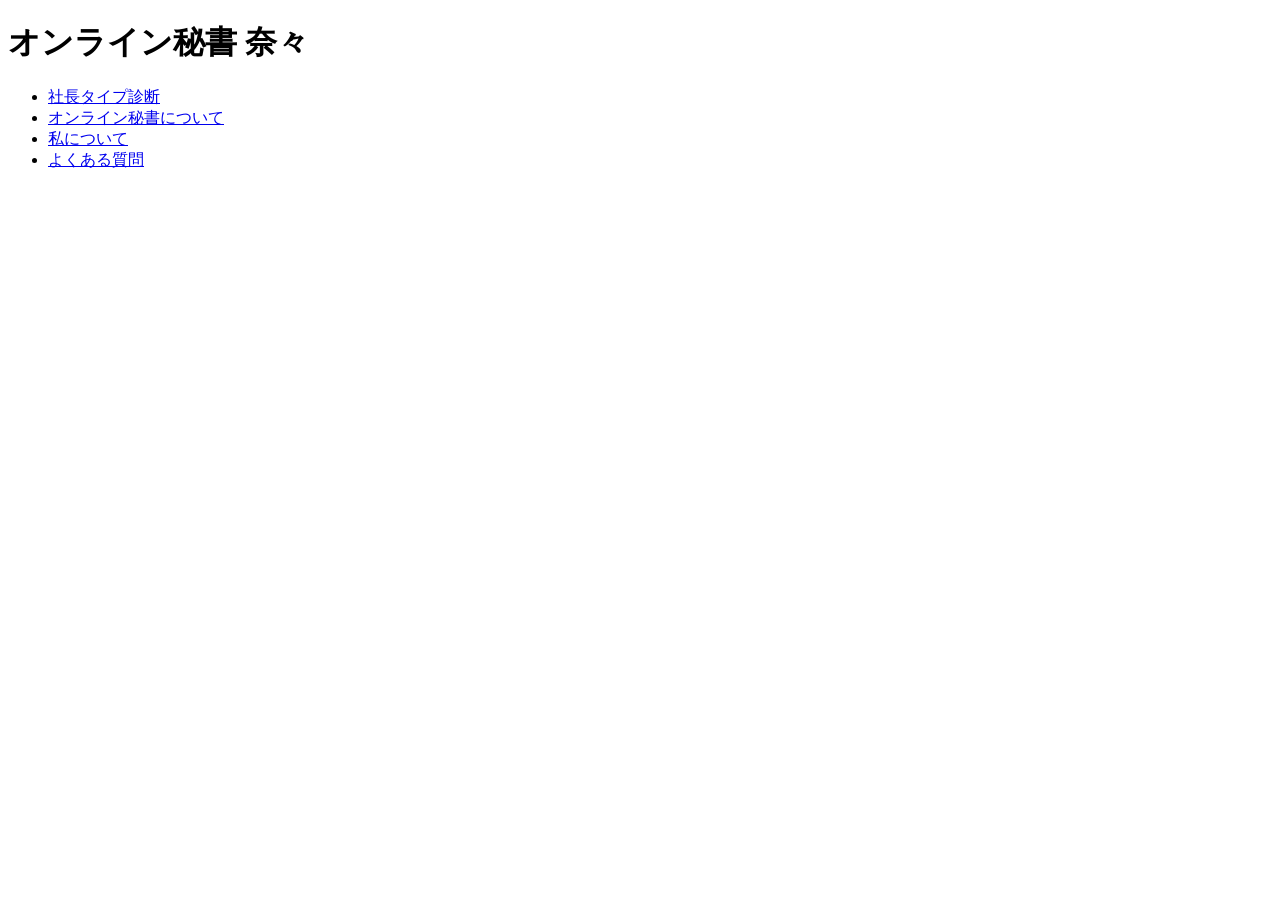
<file: index.html>
<!DOCTYPE html>
<html lang="ja">
<head>
<meta charset="UTF-8">
<title>オンライン秘書 奈々</title>
</head>

<body>
<h1>オンライン秘書 奈々</h1>

<ul>
<li><a href="./01-shacho-time-diagnosis/">社長タイプ診断</a></li>
<li><a href="./02-secretary-introduction/">オンライン秘書について</a></li>
<li><a href="./03-about-me/">私について</a></li>
<li><a href="./04-faq-brand/">よくある質問</a></li>
</ul>

</body>
</html>
</file>
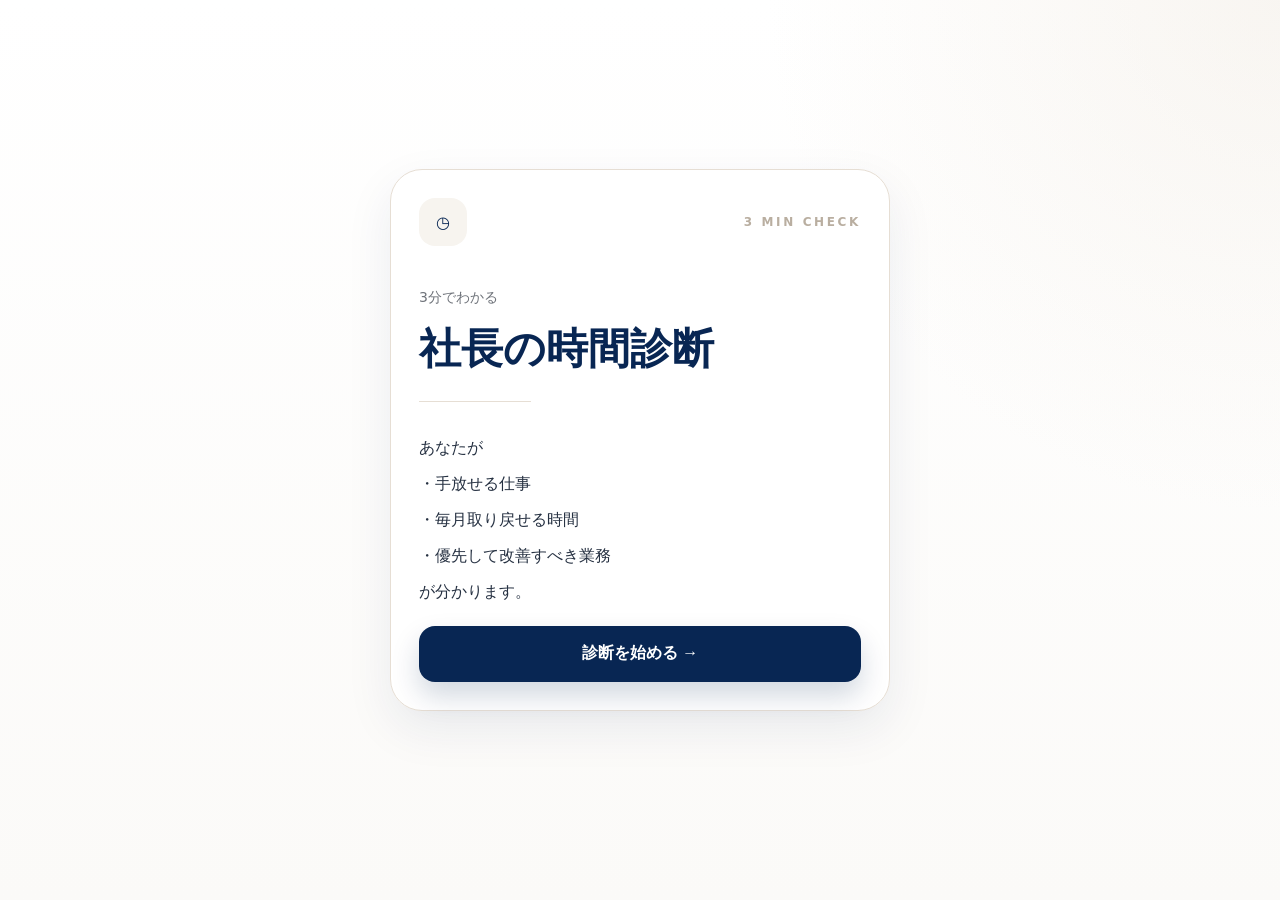
<file: 01-shacho-time-diagnosis/index.html>
<!doctype html>
<html lang="ja">
<head>
  <meta charset="utf-8">
  <meta name="viewport" content="width=device-width,initial-scale=1">
  <title>shacho-time-diagnosis</title>
  <style>
    :root{--n:#082653;--i:#263142;--m:#6f737a;--g:#b9aea0;--p:#f7f4ef;--l:#e6ded4}
    *{box-sizing:border-box}body{margin:0;min-height:100vh;background:radial-gradient(circle at top right,rgba(239,232,222,.42),transparent 32rem),linear-gradient(180deg,#fff,#fbfaf8);font-family:"Noto Sans JP",system-ui,-apple-system,BlinkMacSystemFont,"Segoe UI",sans-serif;color:var(--i)}
    .page{min-height:100vh;padding:24px 20px;display:flex;align-items:center;justify-content:center}.wrap{width:100%;max-width:500px}.card{background:rgba(255,255,255,.95);border:1px solid var(--l);border-radius:32px;box-shadow:0 18px 48px rgba(8,38,83,.08);padding:28px;margin-bottom:20px}.icon{width:48px;height:48px;border-radius:16px;background:var(--p);color:var(--n);display:flex;align-items:center;justify-content:center}.top{display:flex;align-items:center;justify-content:space-between;margin-bottom:38px}.ey{font-size:12px;letter-spacing:.22em;color:var(--g);font-weight:700}.sm{font-size:14px;line-height:1.9;color:var(--m)}h1{margin:0;color:var(--n);font-size:42px;line-height:1.15}h2{margin:0;color:var(--n);font-size:26px;line-height:1.45}.rule{width:112px;height:1px;background:var(--l);margin:28px 0}.body{font-size:16px;line-height:2.25}.btn{min-height:56px;width:100%;border:0;border-radius:16px;background:var(--n);color:#fff;font-size:16px;font-weight:700;display:flex;align-items:center;justify-content:center;gap:10px;text-decoration:none;cursor:pointer;box-shadow:0 14px 28px rgba(8,38,83,.18)}.btn:disabled{opacity:.42}.ghost{border:0;background:transparent;color:var(--m);font-size:14px;font-weight:600;display:flex;align-items:center;justify-content:center;gap:8px;margin:16px auto 0;cursor:pointer}.ghost.n{color:var(--n)}.meta{display:flex;justify-content:space-between;font-size:14px;margin-bottom:12px}.bar{height:8px;border-radius:99px;background:var(--p);overflow:hidden}.fill{height:100%;border-radius:99px;background:var(--n);transition:width .25s}.qt{min-height:88px;margin-top:34px}.opts{display:grid;gap:12px;margin-top:28px}.opt{border:1px solid var(--l);background:#fff;border-radius:18px;padding:16px;text-align:left;cursor:pointer;color:var(--i)}.opt.on{background:var(--n);color:#fff;border-color:var(--n);box-shadow:0 12px 28px rgba(8,38,83,.16)}.ot{display:flex;justify-content:space-between;align-items:center;font-weight:700}.od{display:block;margin-top:6px;font-size:14px;line-height:1.7;color:var(--m)}.opt.on .od{color:rgba(255,255,255,.78)}.dot{width:24px;height:24px;border-radius:50%;border:1px solid var(--l);display:flex;align-items:center;justify-content:center;color:transparent}.opt.on .dot{background:#fff;border-color:#fff;color:var(--n)}.nav{display:flex;justify-content:space-between;align-items:center;gap:12px;margin-top:32px}.back,.next{min-height:48px;border:0;border-radius:16px;font-weight:700;cursor:pointer}.back{background:transparent;color:var(--m);padding:0 16px}.next{min-width:128px;background:var(--n);color:#fff;padding:0 20px}.back:disabled,.next:disabled{opacity:.38}.soft{background:var(--p);border-radius:28px;padding:22px;margin-top:22px}.grid{display:grid;grid-template-columns:1fr 1fr;gap:16px;margin-top:24px}.panel{border:1px solid var(--l);background:#fff;border-radius:24px;padding:20px}.pt{font-size:14px;font-weight:800;color:var(--n)}.hours{font-size:40px;color:var(--n);font-weight:800;margin-top:18px}.list{list-style:none;padding:0;margin:14px 0 0;display:grid;gap:10px;font-size:14px}.pills{display:grid;grid-template-columns:repeat(3,1fr);gap:12px;margin-top:18px}.pill{background:var(--p);border-radius:16px;padding:14px 10px;text-align:center;color:var(--n);font-weight:700;font-size:14px}.toast{min-height:20px;text-align:center;color:var(--m);font-size:13px;margin-top:10px}@media(max-width:520px){.page{align-items:flex-start}.card{padding:24px;border-radius:28px}h1{font-size:38px}.grid,.pills{grid-template-columns:1fr}.hours{font-size:38px}}
  </style>
</head>
<body>
<main id="app"></main>
<script>
const J={
title:"\u793e\u9577\u306e\u6642\u9593\u8a3a\u65ad",sub:"3\u5206\u3067\u308f\u304b\u308b",you:"\u3042\u306a\u305f\u304c",start:"\u8a3a\u65ad\u3092\u59cb\u3081\u308b",
hand:"\u624b\u653e\u305b\u308b\u4ed5\u4e8b",hours:"\u6bce\u6708\u53d6\u308a\u623b\u305b\u308b\u6642\u9593",priority:"\u512a\u5148\u3057\u3066\u6539\u5584\u3059\u3079\u304d\u696d\u52d9",wakaru:"\u304c\u5206\u304b\u308a\u307e\u3059\u3002",
almost:"\u307b\u307c\u6bce\u56de",sometimes:"\u6642\u3005",rare:"\u307b\u3068\u3093\u3069\u3057\u306a\u3044",desc1:"\u81ea\u5206\u3067\u62b1\u3048\u3066\u3044\u308b\u3053\u3068\u304c\u591a\u3044",desc2:"\u4e00\u90e8\u3060\u3051\u4efb\u305b\u3089\u308c\u305d\u3046",desc3:"\u4eca\u306f\u5927\u304d\u306a\u8ca0\u62c5\u3067\u306f\u306a\u3044",
result:"RESULT",recovered:"\u53d6\u308a\u623b\u305b\u308b\u6642\u9593",first:"\u6700\u521d\u306b\u624b\u653e\u3059\u4ed5\u4e8b",point:"\u6539\u5584\u30dd\u30a4\u30f3\u30c8",ai:"AI\u6d3b\u7528",manualize:"\u30de\u30cb\u30e5\u30a2\u30eb\u5316",secretary:"\u30aa\u30f3\u30e9\u30a4\u30f3\u79d8\u66f8\u6d3b\u7528",
cta:"\u4e00\u4eba\u3067\u62b1\u3048\u8fbc\u307e\u306a\u304f\u3066\u3082\u5927\u4e08\u592b\u3067\u3059\u3002",exp:"20\u5e74\u4ee5\u4e0a",support1:"\u4eba\u3092\u652f\u3048\u308b\u4ed5\u4e8b\u3092\u7d9a\u3051\u3066\u304d\u305f\u7d4c\u9a13\u3092\u6d3b\u304b\u3057\u3001",support2:"\u3042\u306a\u305f\u304c\u672c\u696d\u306b\u96c6\u4e2d\u3067\u304d\u308b\u74b0\u5883\u3065\u304f\u308a\u3092",support3:"\u30b5\u30dd\u30fc\u30c8\u3057\u307e\u3059\u3002",consult:"LINE\u3067\u76f8\u8ac7\u3059\u308b",copy:"\u8a3a\u65ad\u7d50\u679c\u3092\u30b3\u30d4\u30fc",again:"\u3082\u3046\u4e00\u5ea6\u8a3a\u65ad\u3059\u308b",copied:"\u30b3\u30d4\u30fc\u3057\u307e\u3057\u305f",score:"\u70b9\u6570"
};
const lineUrl="https://konx79gh.autosns.app/line";
const qs=[
["docs","\u8cc7\u6599\u4f5c\u6210\u3092\u81ea\u5206\u3067\u3057\u3066\u3044\u307e\u3059\u304b\uff1f","\u8cc7\u6599\u4f5c\u6210",4],["canva","Canva\u753b\u50cf\u3092\u81ea\u5206\u3067\u4f5c\u3063\u3066\u3044\u307e\u3059\u304b\uff1f","Canva",3],["line","LINE\u69cb\u7bc9\u30fb\u4fee\u6b63\u3092\u81ea\u5206\u3067\u3057\u3066\u3044\u307e\u3059\u304b\uff1f","LINE",5],["schedule","\u30b9\u30b1\u30b8\u30e5\u30fc\u30eb\u7ba1\u7406\u3092\u3057\u3066\u3044\u307e\u3059\u304b\uff1f","\u30b9\u30b1\u30b8\u30e5\u30fc\u30eb\u7ba1\u7406",3],["zoom","Zoom\u6e96\u5099\u3092\u3057\u3066\u3044\u307e\u3059\u304b\uff1f","Zoom\u6e96\u5099",2],["mail","\u30e1\u30fc\u30eb\u8fd4\u4fe1\u306b\u6bce\u65e530\u5206\u4ee5\u4e0a\u4f7f\u3063\u3066\u3044\u307e\u3059\u304b\uff1f","\u30e1\u30fc\u30eb\u8fd4\u4fe1",10],["manual","\u30de\u30cb\u30e5\u30a2\u30eb\u4f5c\u6210\u3092\u3057\u3066\u3044\u307e\u3059\u304b\uff1f","\u30de\u30cb\u30e5\u30a2\u30eb\u4f5c\u6210",4],["research","\u30ea\u30b5\u30fc\u30c1\u3092\u81ea\u5206\u3067\u3057\u3066\u3044\u307e\u3059\u304b\uff1f","\u30ea\u30b5\u30fc\u30c1",4],["repeat","\u7e70\u308a\u8fd4\u3057\u4f5c\u696d\u304c\u591a\u3044\u3067\u3059\u304b\uff1f","\u7e70\u308a\u8fd4\u3057\u4f5c\u696d",6],["admin","\u672c\u696d\u3088\u308a\u4e8b\u52d9\u4f5c\u696d\u306e\u6642\u9593\u304c\u591a\u3044\u3068\u611f\u3058\u307e\u3059\u304b\uff1f","\u4e8b\u52d9\u4f5c\u696d\u306e\u6574\u7406",8]
];
const opts=[[J.almost,3,J.desc1],[J.sometimes,2,J.desc2],[J.rare,1,J.desc3]];
let started=false,step=0,showResult=false,answers={};const app=document.getElementById("app");
function esc(s){return String(s).replace(/[&<>"']/g,m=>({"&":"&amp;","<":"&lt;",">":"&gt;",'"':"&quot;","'":"&#39;"}[m]))}
function lv(t){if(t<=15)return{level:"Level 1",label:"\u307e\u3060\u4f59\u88d5\u304c\u3042\u308a\u307e\u3059\u3002",message:"\u5c11\u3057\u305a\u3064\u4ed5\u7d44\u307f\u5316\u3092\u59cb\u3081\u307e\u3057\u3087\u3046\u3002",cap:12};if(t<=22)return{level:"Level 2",label:"\u624b\u653e\u305b\u308b\u4ed5\u4e8b\u304c\u3042\u308a\u307e\u3059\u3002",message:"\u307e\u305a\u306f\u4e00\u3064\u4efb\u305b\u3066\u307f\u307e\u3057\u3087\u3046\u3002",cap:22};if(t<=27)return{level:"Level 3",label:"\u304b\u306a\u308a\u5fd9\u3057\u3044\u72b6\u614b\u3067\u3059\u3002",message:"\u672c\u696d\u3078\u96c6\u4e2d\u3059\u308b\u6642\u9593\u3092\u4f5c\u308b\u30bf\u30a4\u30df\u30f3\u30b0\u3067\u3059\u3002",cap:32};return{level:"Level 4",label:"\u8981\u6ce8\u610f",message:"\u793e\u9577\u696d\u3088\u308a\u4f5c\u696d\u6642\u9593\u304c\u591a\u3044\u72b6\u614b\u3067\u3059\u3002",cap:42}}
function res(){const total=qs.reduce((s,q)=>s+(answers[q[0]]||0),0),l=lv(total);const raw=qs.reduce((s,q)=>{const v=answers[q[0]]||1;return s+q[3]*(v===3?1:v===2?.55:.12)},0);const hours=Math.max(6,Math.min(l.cap,Math.round(raw)));const high=qs.filter(q=>(answers[q[0]]||0)>=2).sort((a,b)=>(answers[b[0]]||0)-(answers[a[0]]||0)||b[3]-a[3]).slice(0,3).map(q=>q[2]);const fb=["\u8cc7\u6599\u4f5c\u6210","LINE","Canva"];return{total,hours,tasks:(high.length>=3?high:[...high,...fb.filter(x=>!high.includes(x))]).slice(0,3),...l}}
function lineHref(r){return lineUrl}
function renderTop(){app.innerHTML='<section class="page"><div class="wrap"><div class="card"><div class="top"><div class="icon">◷</div><div class="ey">3 MIN CHECK</div></div><p class="sm">'+J.sub+'</p><h1>'+J.title+'</h1><div class="rule"></div><p class="body">'+J.you+'<br>・'+J.hand+'<br>・'+J.hours+'<br>・'+J.priority+'<br>'+J.wakaru+'</p><button class="btn" id="start">'+J.start+' →</button></div></div></section>';document.getElementById("start").onclick=()=>{started=true;render()}}
function question(){const q=qs[step],sel=answers[q[0]],pct=Math.max(8,Math.round(step/qs.length*100));app.innerHTML='<section class="page"><div class="wrap"><div class="card"><div class="meta"><strong style="color:var(--n)">Q'+(step+1)+'</strong><span style="color:var(--m)">'+(step+1)+' / '+qs.length+'</span></div><div class="bar"><div class="fill" style="width:'+pct+'%"></div></div><div class="icon" style="margin-top:32px">☷</div><h2 class="qt">'+esc(q[1])+'</h2><div class="opts">'+opts.map(o=>'<button class="opt '+(sel===o[1]?'on':'')+'" data-score="'+o[1]+'"><span class="ot">'+o[0]+'<span class="dot">✓</span></span><span class="od">'+o[2]+'</span></button>').join("")+'</div><div class="nav"><button class="back" '+(step===0?'disabled':'')+' id="back">← 戻る</button><button class="next" '+(!sel?'disabled':'')+' id="next">'+(step===qs.length-1?'結果を見る':'次へ')+' →</button></div></div></div></section>';document.querySelectorAll(".opt").forEach(b=>b.onclick=()=>{answers[q[0]]=Number(b.dataset.score);render()});document.getElementById("back").onclick=()=>{step=Math.max(0,step-1);render()};document.getElementById("next").onclick=()=>{if(!answers[q[0]])return;if(step<qs.length-1){step++;render()}else{showResult=true;render()}}}
function result(){const r=res(),msg=[J.title+"\u306e\u7d50\u679c",r.level+"："+r.label,J.score+"："+r.total+"\u70b9",J.recovered+"：\u7d04"+r.hours+"\u6642\u9593/\u6708",J.first+"："+r.tasks.join("、")].join("\n");app.innerHTML='<section class="page"><div class="wrap"><div class="card"><div class="top" style="margin-bottom:16px"><div><div class="ey">RESULT</div><h1 style="font-size:32px;margin-top:10px">'+r.level+'</h1></div><div class="icon">⌁</div></div><div class="soft"><h2 style="font-size:20px">'+r.label+'</h2><p class="body" style="font-size:14px;line-height:2">'+r.message+'</p><p class="sm">'+J.score+'：'+r.total+'点</p></div><div class="grid"><div class="panel"><div class="pt">◷ '+J.recovered+'</div><div class="hours">約'+r.hours+'時間</div><div class="sm">/ 月</div></div><div class="panel"><div class="pt">☷ '+J.first+'</div><ul class="list">'+r.tasks.map(t=>'<li>✓ '+esc(t)+'</li>').join("")+'</ul></div></div><div class="panel" style="margin-top:18px"><div class="pt">✧ '+J.point+'</div><div class="pills"><div class="pill">'+J.ai+'</div><div class="pill">'+J.manualize+'</div><div class="pill">'+J.secretary+'</div></div></div></div><div class="card"><div class="icon">♡</div><h2 style="margin-top:26px">'+J.cta+'</h2><p class="body" style="font-size:14px;line-height:2.25">'+J.exp+'<br>'+J.support1+'<br>'+J.support2+'<br>'+J.support3+'</p><a class="btn" href="'+esc(lineHref(r))+'">○ '+J.consult+'</a><button class="ghost n" id="copy">▣ '+J.copy+'</button><div class="toast" id="toast"></div><button class="ghost" id="reset">↻ '+J.again+'</button></div></div></section>';document.getElementById("copy").onclick=async()=>{await navigator.clipboard.writeText(msg);document.getElementById("toast").textContent=J.copied};document.getElementById("reset").onclick=()=>{started=false;step=0;showResult=false;answers={};render()}}
function render(){if(!started)return renderTop();if(showResult)return result();return question()}render();
</script>
</body>
</html>
</file>
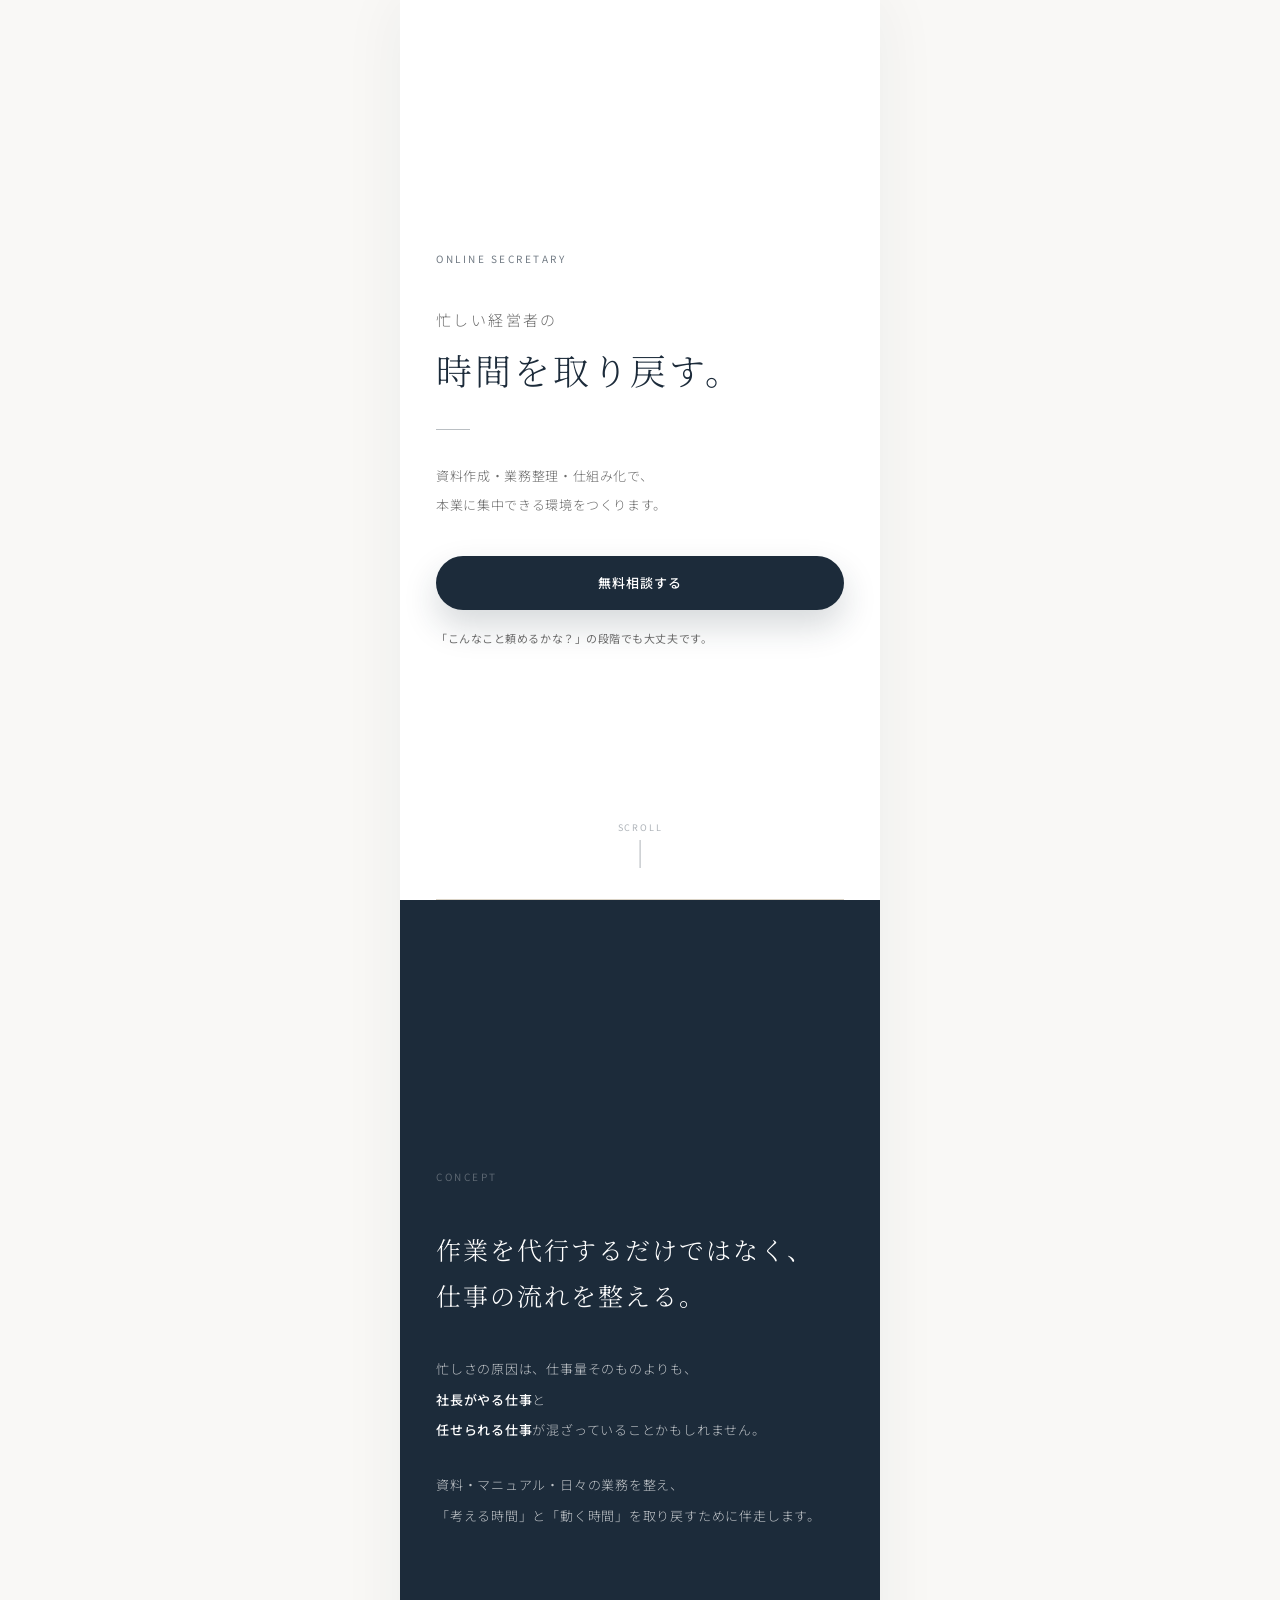
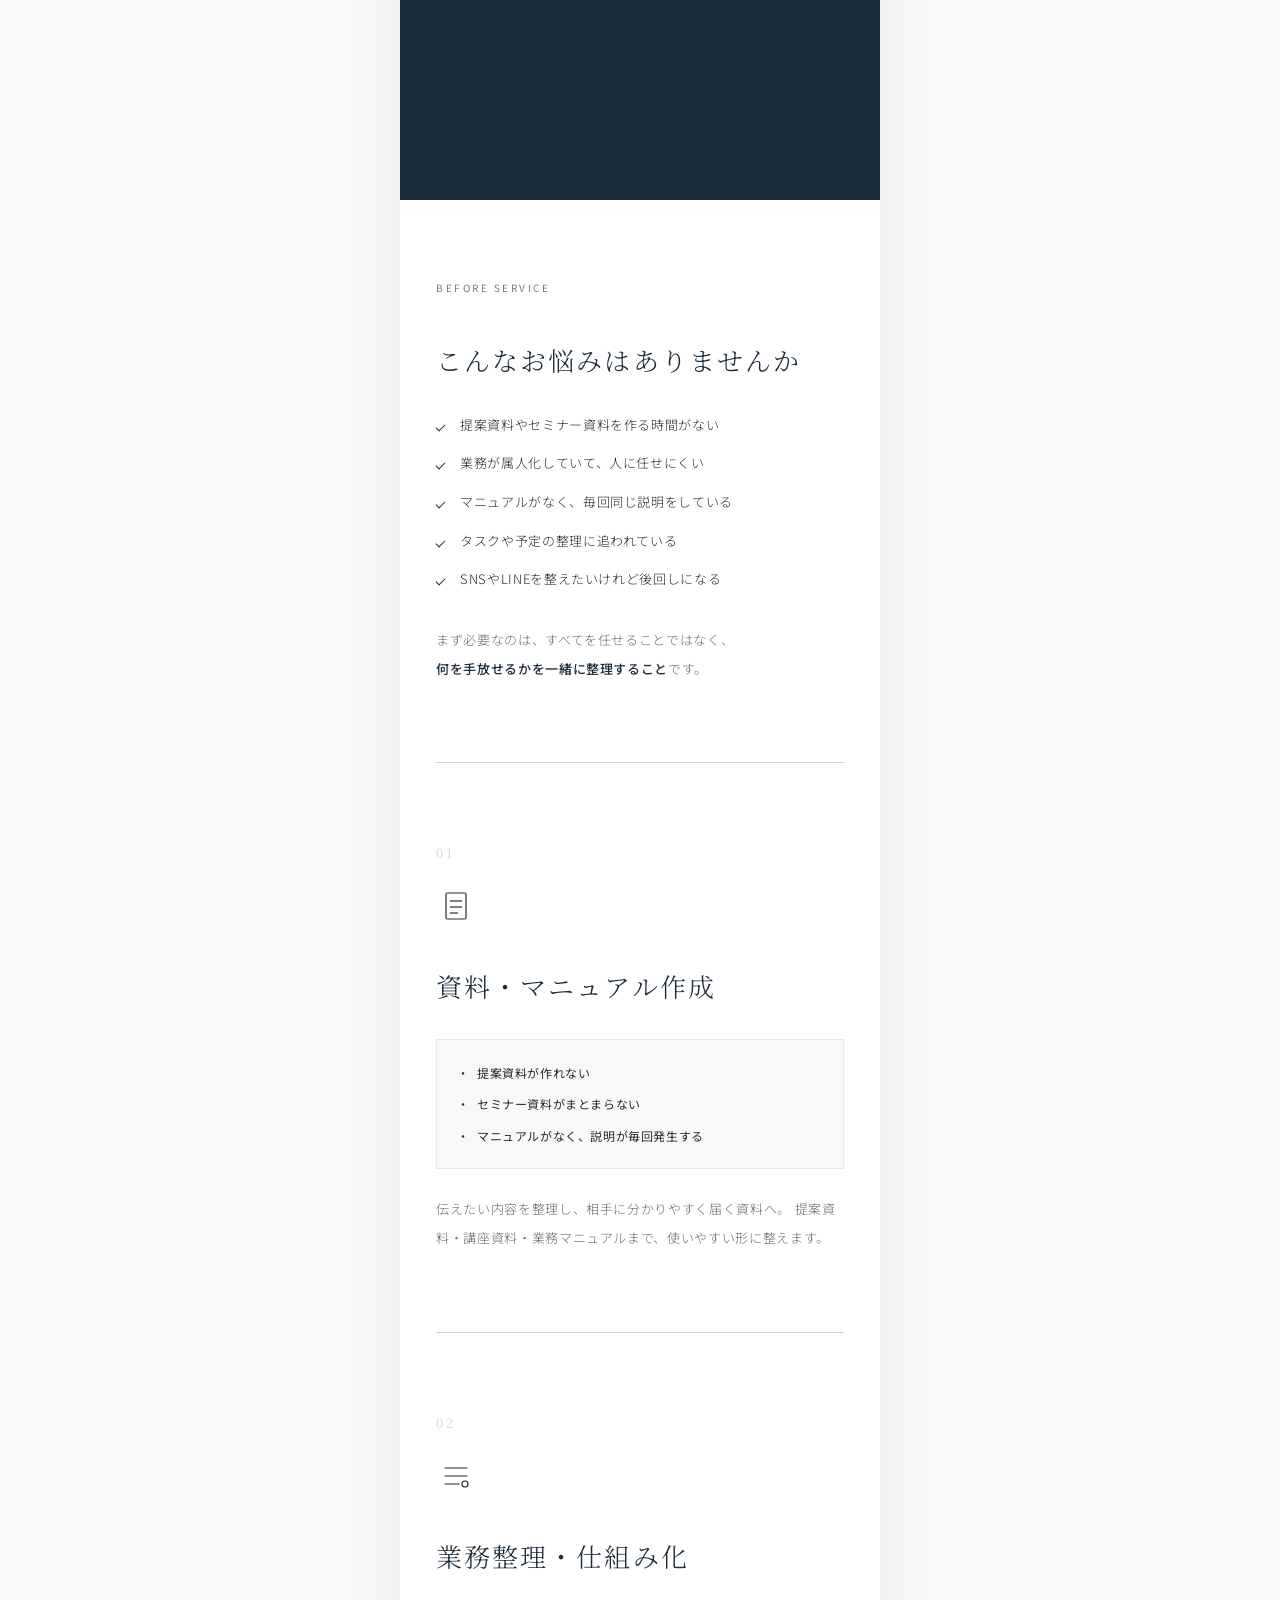
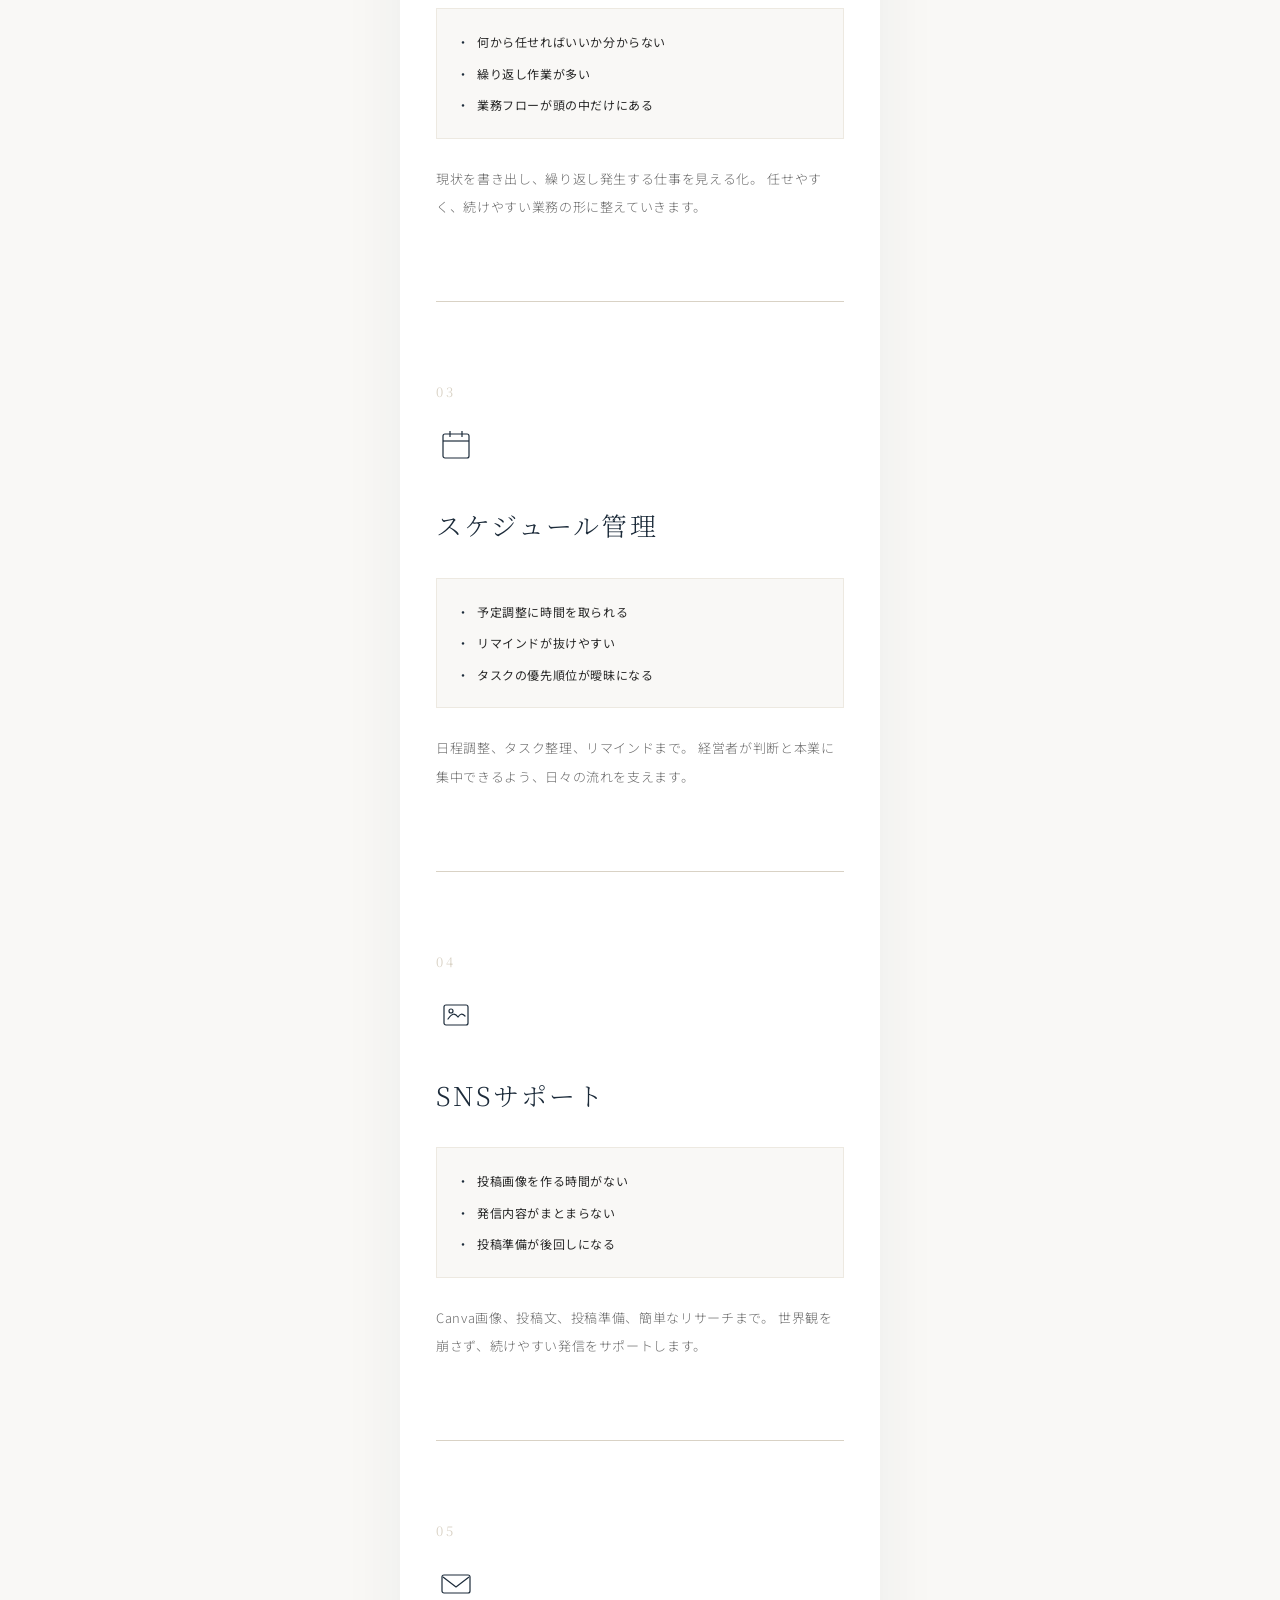
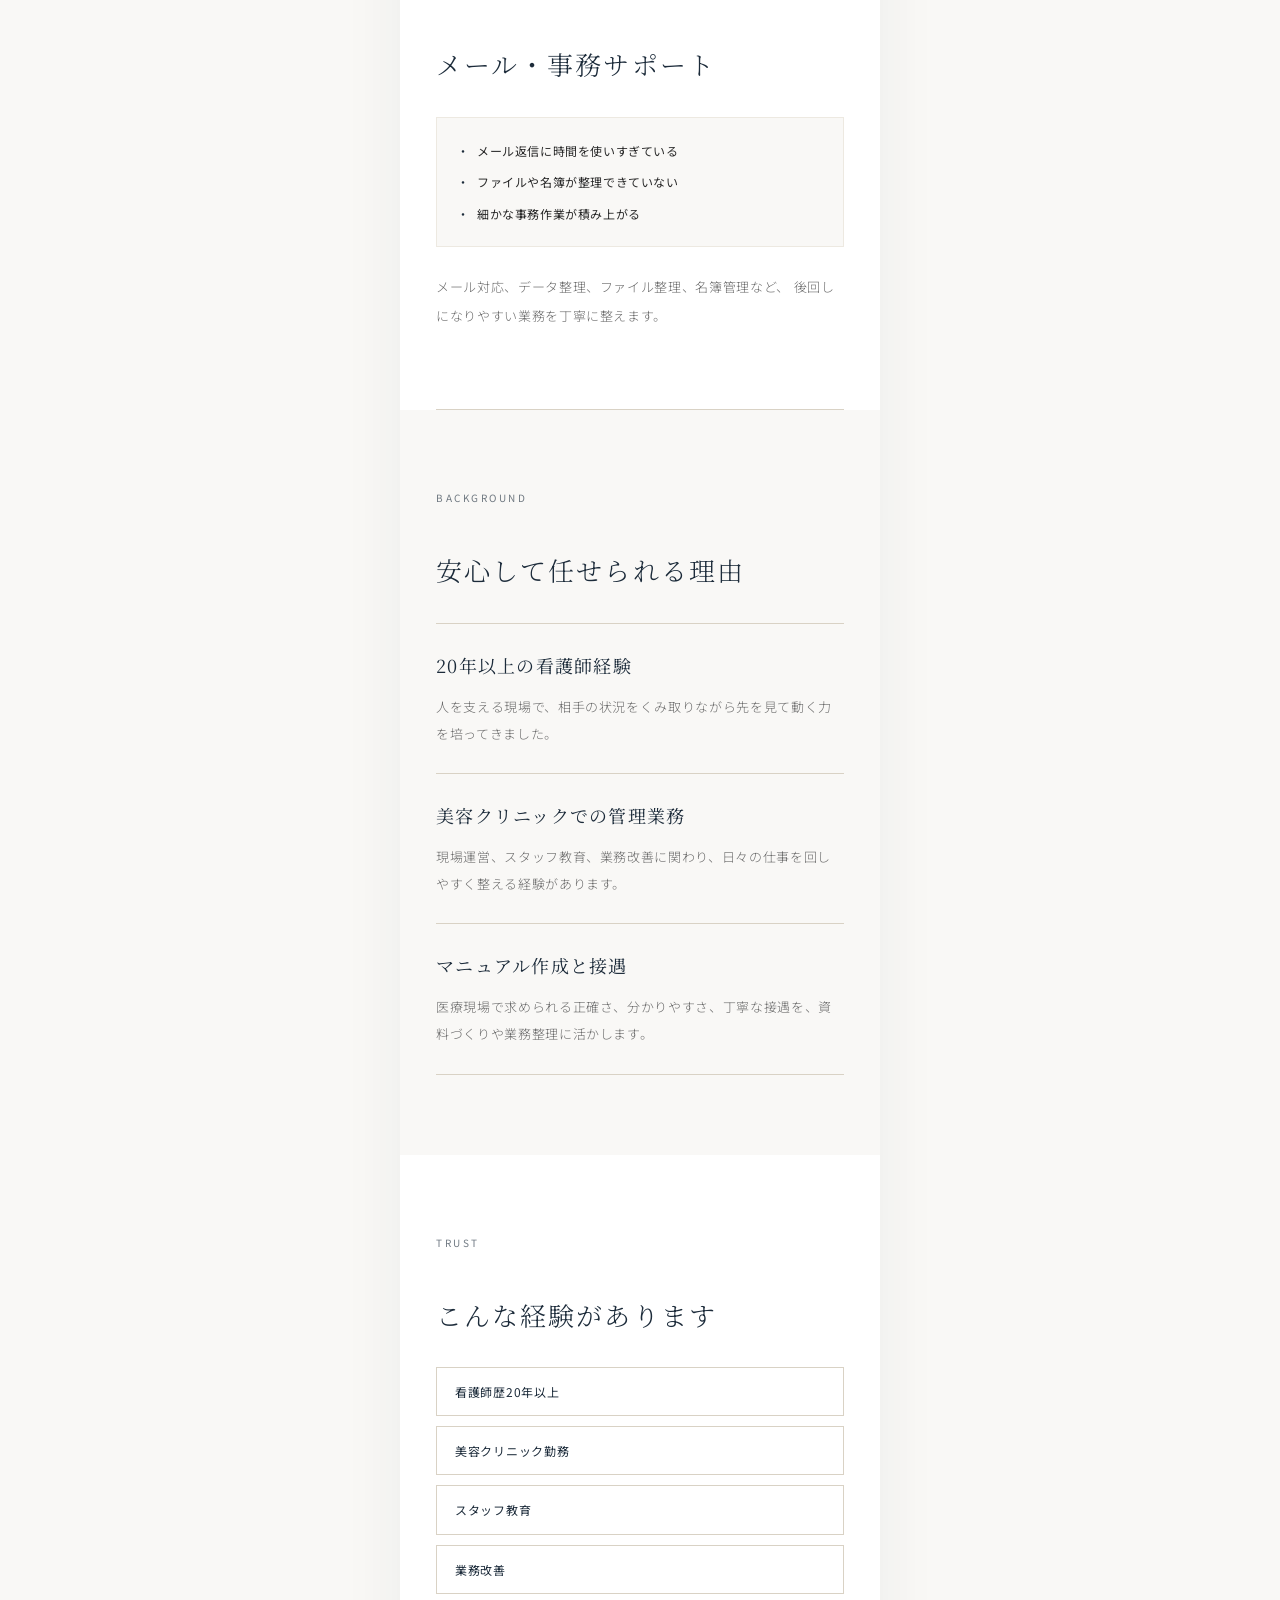
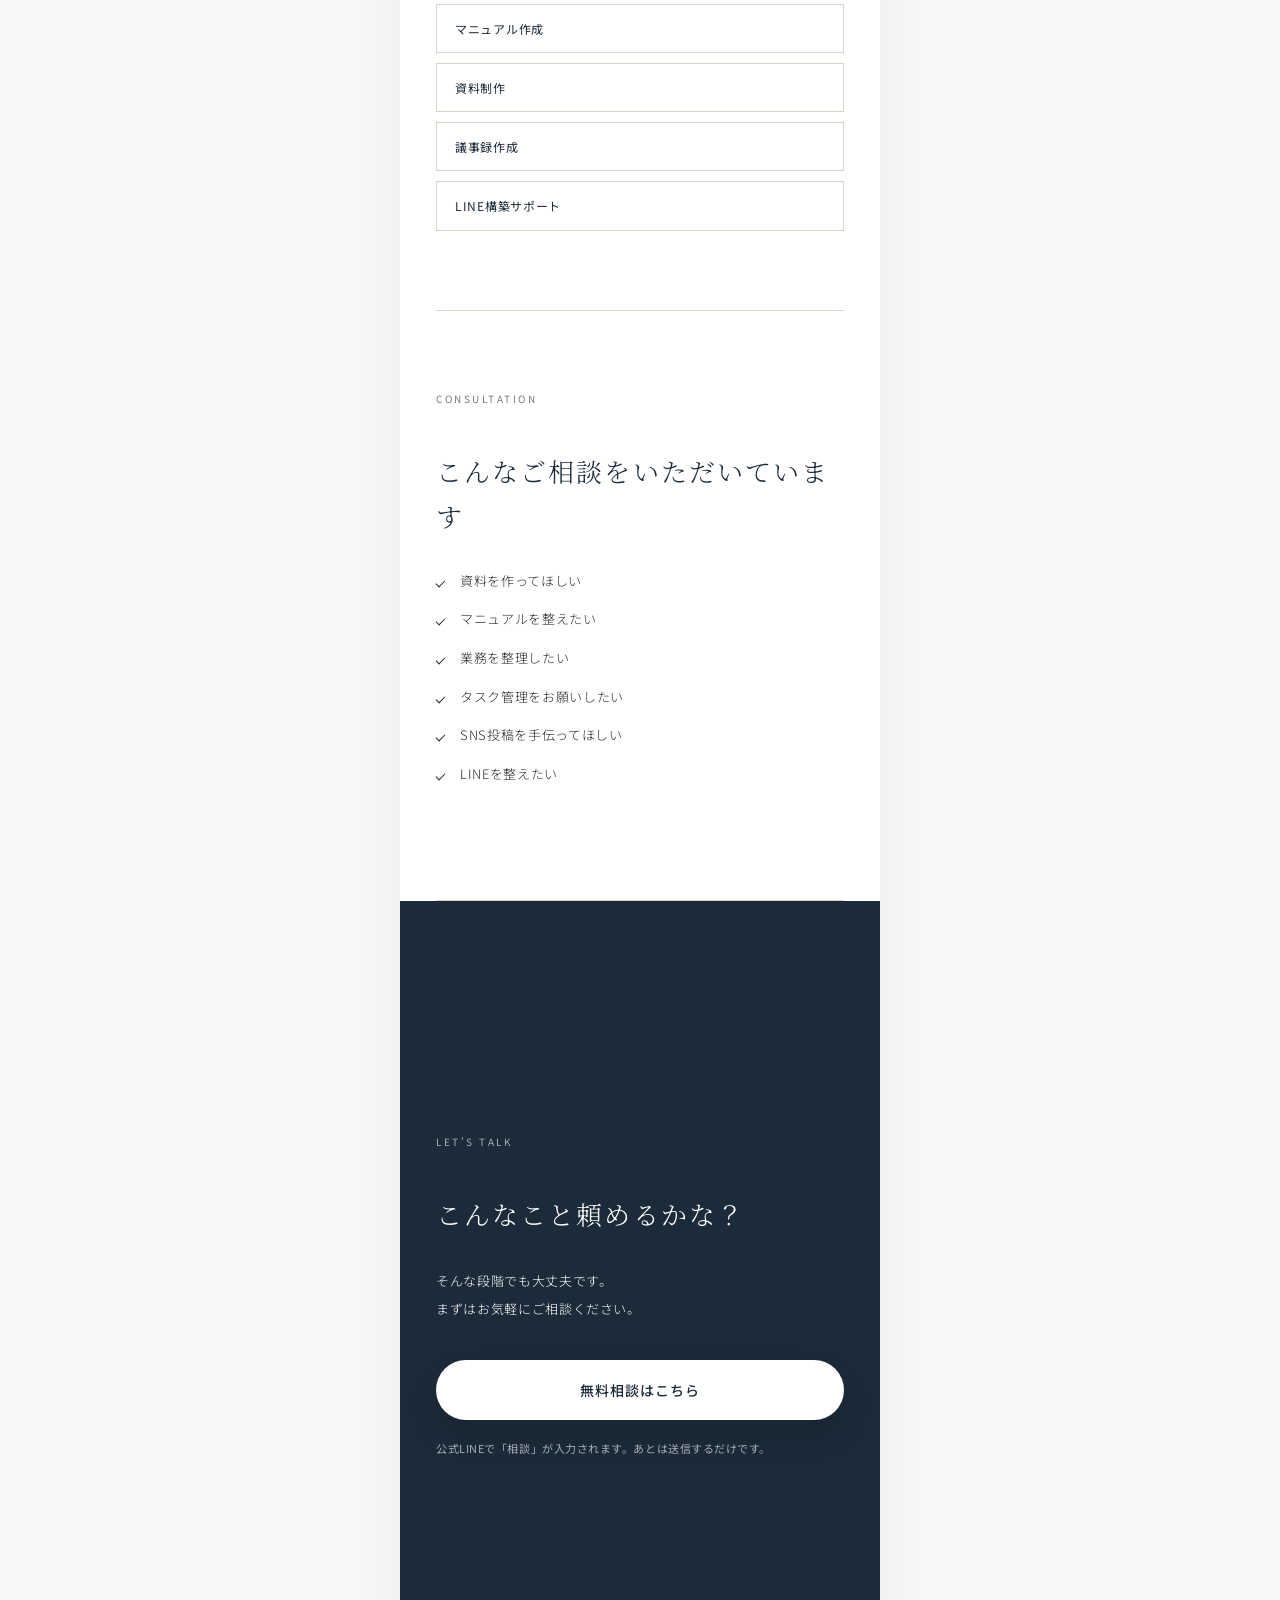
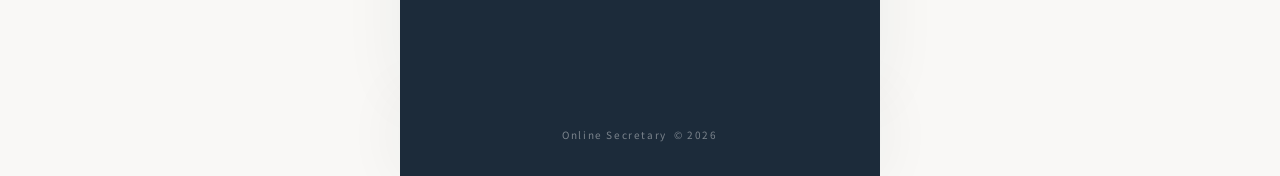
<file: 02-secretary-introduction/index.html>
<!DOCTYPE html>
<html lang="ja">
<head>
  <meta charset="UTF-8" />
  <meta name="viewport" content="width=device-width, initial-scale=1.0" />
  <meta name="description" content="資料作成・業務整理・仕組み化に強いオンライン秘書。忙しい経営者が本業に集中できる環境づくりをサポートします。" />
  <title>資料・仕組み化に強いオンライン秘書 | 経営者の時間を取り戻すサポート</title>
  <link rel="preconnect" href="https://fonts.googleapis.com" />
  <link rel="preconnect" href="https://fonts.gstatic.com" crossorigin />
  <link href="https://fonts.googleapis.com/css2?family=Noto+Sans+JP:wght@300;400;500;600&family=Noto+Serif+JP:wght@300;400;500&display=swap" rel="stylesheet" />
  <link rel="stylesheet" href="./styles.css" />
</head>
<body>
  <main class="page">
    <section class="hero" aria-labelledby="hero-title">
      <p class="section-label">Online Secretary</p>
      <h1 id="hero-title" class="hero-title">
        <span>忙しい経営者の</span>
        時間を取り戻す。
      </h1>
      <div class="hairline" aria-hidden="true"></div>
      <p class="hero-copy">
        資料作成・業務整理・仕組み化で、<br />
        本業に集中できる環境をつくります。
      </p>
      <a class="primary-cta" href="https://line.me/R/oaMessage/@463lkoth/?%E7%9B%B8%E8%AB%87">無料相談する</a>
      <p class="micro-copy">「こんなこと頼めるかな？」の段階でも大丈夫です。</p>
      <div class="scroll-hint" aria-hidden="true">
        <span>SCROLL</span>
        <div class="scroll-line"></div>
      </div>
    </section>

    <section class="philosophy" aria-labelledby="concept-title">
      <p class="section-label section-label-light">Concept</p>
      <h2 id="concept-title" class="philosophy-title">
        作業を代行するだけではなく、<br />
        仕事の流れを整える。
      </h2>
      <p class="philosophy-body">
        忙しさの原因は、仕事量そのものよりも、<br />
        <strong>社長がやる仕事</strong>と<br />
        <strong>任せられる仕事</strong>が混ざっていることかもしれません。
      </p>
      <p class="philosophy-body">
        資料・マニュアル・日々の業務を整え、<br />
        「考える時間」と「動く時間」を取り戻すために伴走します。
      </p>
    </section>

    <section class="intro" aria-labelledby="problems-title">
      <p class="section-num">Before service</p>
      <h2 id="problems-title" class="section-title">こんなお悩みはありませんか</h2>
      <ul class="check-list">
        <li>提案資料やセミナー資料を作る時間がない</li>
        <li>業務が属人化していて、人に任せにくい</li>
        <li>マニュアルがなく、毎回同じ説明をしている</li>
        <li>タスクや予定の整理に追われている</li>
        <li>SNSやLINEを整えたいけれど後回しになる</li>
      </ul>
      <p class="lead-text">
        まず必要なのは、すべてを任せることではなく、<br />
        <strong>何を手放せるかを一緒に整理すること</strong>です。
      </p>
    </section>

    <section class="service" aria-labelledby="service-01">
      <p class="service-num">01</p>
      <svg class="line-icon" viewBox="0 0 40 40" aria-hidden="true">
        <rect x="10" y="7" width="20" height="26" rx="1.5" fill="none" stroke="currentColor" stroke-width="1.2" />
        <line x1="14" y1="15" x2="26" y2="15" stroke="currentColor" stroke-width="1.2" />
        <line x1="14" y1="21" x2="26" y2="21" stroke="currentColor" stroke-width="1.2" />
        <line x1="14" y1="27" x2="22" y2="27" stroke="currentColor" stroke-width="1.2" />
      </svg>
      <h2 id="service-01" class="service-title">資料・マニュアル作成</h2>
      <div class="problem-box">
        <p>提案資料が作れない</p>
        <p>セミナー資料がまとまらない</p>
        <p>マニュアルがなく、説明が毎回発生する</p>
      </div>
      <p class="service-copy">
        伝えたい内容を整理し、相手に分かりやすく届く資料へ。
        提案資料・講座資料・業務マニュアルまで、使いやすい形に整えます。
      </p>
    </section>

    <section class="service" aria-labelledby="service-02">
      <p class="service-num">02</p>
      <svg class="line-icon" viewBox="0 0 40 40" aria-hidden="true">
        <path d="M9 12h22M9 20h22M9 28h14" fill="none" stroke="currentColor" stroke-width="1.2" stroke-linecap="round" />
        <circle cx="29" cy="28" r="3" fill="none" stroke="currentColor" stroke-width="1.2" />
      </svg>
      <h2 id="service-02" class="service-title">業務整理・仕組み化</h2>
      <div class="problem-box">
        <p>何から任せればいいか分からない</p>
        <p>繰り返し作業が多い</p>
        <p>業務フローが頭の中だけにある</p>
      </div>
      <p class="service-copy">
        現状を書き出し、繰り返し発生する仕事を見える化。
        任せやすく、続けやすい業務の形に整えていきます。
      </p>
    </section>

    <section class="service" aria-labelledby="service-03">
      <p class="service-num">03</p>
      <svg class="line-icon" viewBox="0 0 40 40" aria-hidden="true">
        <rect x="7" y="9" width="26" height="24" rx="2" fill="none" stroke="currentColor" stroke-width="1.2" />
        <line x1="7" y1="16" x2="33" y2="16" stroke="currentColor" stroke-width="1.2" />
        <line x1="14" y1="6" x2="14" y2="12" stroke="currentColor" stroke-width="1.2" />
        <line x1="26" y1="6" x2="26" y2="12" stroke="currentColor" stroke-width="1.2" />
      </svg>
      <h2 id="service-03" class="service-title">スケジュール管理</h2>
      <div class="problem-box">
        <p>予定調整に時間を取られる</p>
        <p>リマインドが抜けやすい</p>
        <p>タスクの優先順位が曖昧になる</p>
      </div>
      <p class="service-copy">
        日程調整、タスク整理、リマインドまで。
        経営者が判断と本業に集中できるよう、日々の流れを支えます。
      </p>
    </section>

    <section class="service" aria-labelledby="service-04">
      <p class="service-num">04</p>
      <svg class="line-icon" viewBox="0 0 40 40" aria-hidden="true">
        <rect x="8" y="10" width="24" height="20" rx="2" fill="none" stroke="currentColor" stroke-width="1.2" />
        <path d="M12 24c4-6 7-6 10-2 2-3 4-4 7-1" fill="none" stroke="currentColor" stroke-width="1.2" stroke-linecap="round" />
        <circle cx="15" cy="16" r="2" fill="none" stroke="currentColor" stroke-width="1.2" />
      </svg>
      <h2 id="service-04" class="service-title">SNSサポート</h2>
      <div class="problem-box">
        <p>投稿画像を作る時間がない</p>
        <p>発信内容がまとまらない</p>
        <p>投稿準備が後回しになる</p>
      </div>
      <p class="service-copy">
        Canva画像、投稿文、投稿準備、簡単なリサーチまで。
        世界観を崩さず、続けやすい発信をサポートします。
      </p>
    </section>

    <section class="service" aria-labelledby="service-05">
      <p class="service-num">05</p>
      <svg class="line-icon" viewBox="0 0 40 40" aria-hidden="true">
        <rect x="6" y="11" width="28" height="18" rx="2" fill="none" stroke="currentColor" stroke-width="1.2" />
        <polyline points="7,13 20,23 33,13" fill="none" stroke="currentColor" stroke-width="1.2" stroke-linejoin="round" />
      </svg>
      <h2 id="service-05" class="service-title">メール・事務サポート</h2>
      <div class="problem-box">
        <p>メール返信に時間を使いすぎている</p>
        <p>ファイルや名簿が整理できていない</p>
        <p>細かな事務作業が積み上がる</p>
      </div>
      <p class="service-copy">
        メール対応、データ整理、ファイル整理、名簿管理など、
        後回しになりやすい業務を丁寧に整えます。
      </p>
    </section>

    <section class="strengths" aria-labelledby="strengths-title">
      <p class="section-label">Background</p>
      <h2 id="strengths-title" class="strengths-title">
        安心して任せられる理由
      </h2>
      <div class="strength-card">
        <h3>20年以上の看護師経験</h3>
        <p>人を支える現場で、相手の状況をくみ取りながら先を見て動く力を培ってきました。</p>
      </div>
      <div class="strength-card">
        <h3>美容クリニックでの管理業務</h3>
        <p>現場運営、スタッフ教育、業務改善に関わり、日々の仕事を回しやすく整える経験があります。</p>
      </div>
      <div class="strength-card">
        <h3>マニュアル作成と接遇</h3>
        <p>医療現場で求められる正確さ、分かりやすさ、丁寧な接遇を、資料づくりや業務整理に活かします。</p>
      </div>
    </section>

    <section class="experience" aria-labelledby="experience-title">
      <p class="section-num">Trust</p>
      <h2 id="experience-title" class="section-title">こんな経験があります</h2>
      <div class="tag-grid" aria-label="経験一覧">
        <span>看護師歴20年以上</span>
        <span>美容クリニック勤務</span>
        <span>スタッフ教育</span>
        <span>業務改善</span>
        <span>マニュアル作成</span>
        <span>資料制作</span>
        <span>議事録作成</span>
        <span>LINE構築サポート</span>
      </div>
    </section>

    <section class="consultation" aria-labelledby="consultation-title">
      <p class="section-num">Consultation</p>
      <h2 id="consultation-title" class="section-title">こんなご相談をいただいています</h2>
      <ul class="check-list">
        <li>資料を作ってほしい</li>
        <li>マニュアルを整えたい</li>
        <li>業務を整理したい</li>
        <li>タスク管理をお願いしたい</li>
        <li>SNS投稿を手伝ってほしい</li>
        <li>LINEを整えたい</li>
      </ul>
    </section>

    <section class="closing" aria-labelledby="closing-title">
      <p class="closing-label">Let's talk</p>
      <h2 id="closing-title" class="closing-title">
        こんなこと頼めるかな？
      </h2>
      <p class="closing-text">
        そんな段階でも大丈夫です。<br />
        まずはお気軽にご相談ください。
      </p>
      <a class="primary-cta primary-cta-large" href="https://line.me/R/oaMessage/@463lkoth/?%E7%9B%B8%E8%AB%87">無料相談はこちら</a>
      <p class="closing-note">公式LINEで「相談」が入力されます。あとは送信するだけです。</p>
    </section>
  </main>

  <footer class="footer">
    <p>Online Secretary &nbsp;©&nbsp;2026</p>
  </footer>
</body>
</html>
</file>
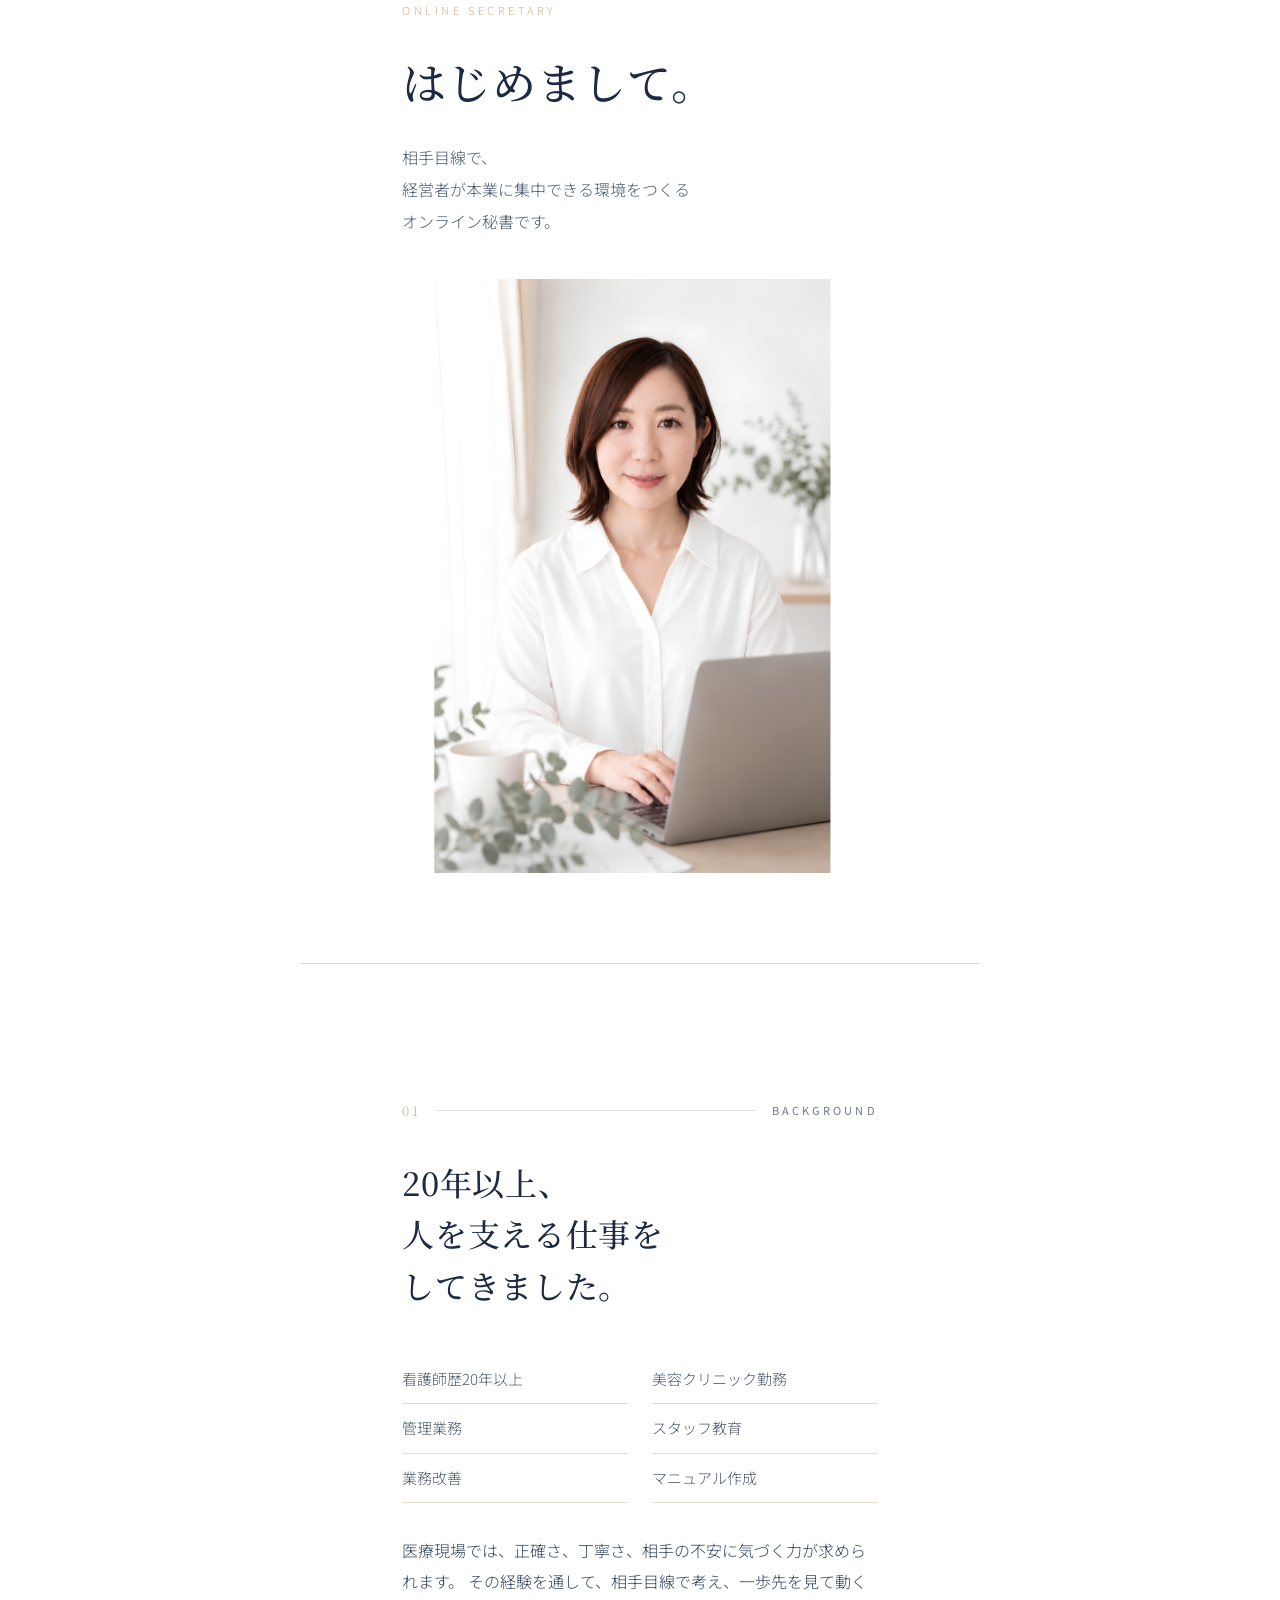
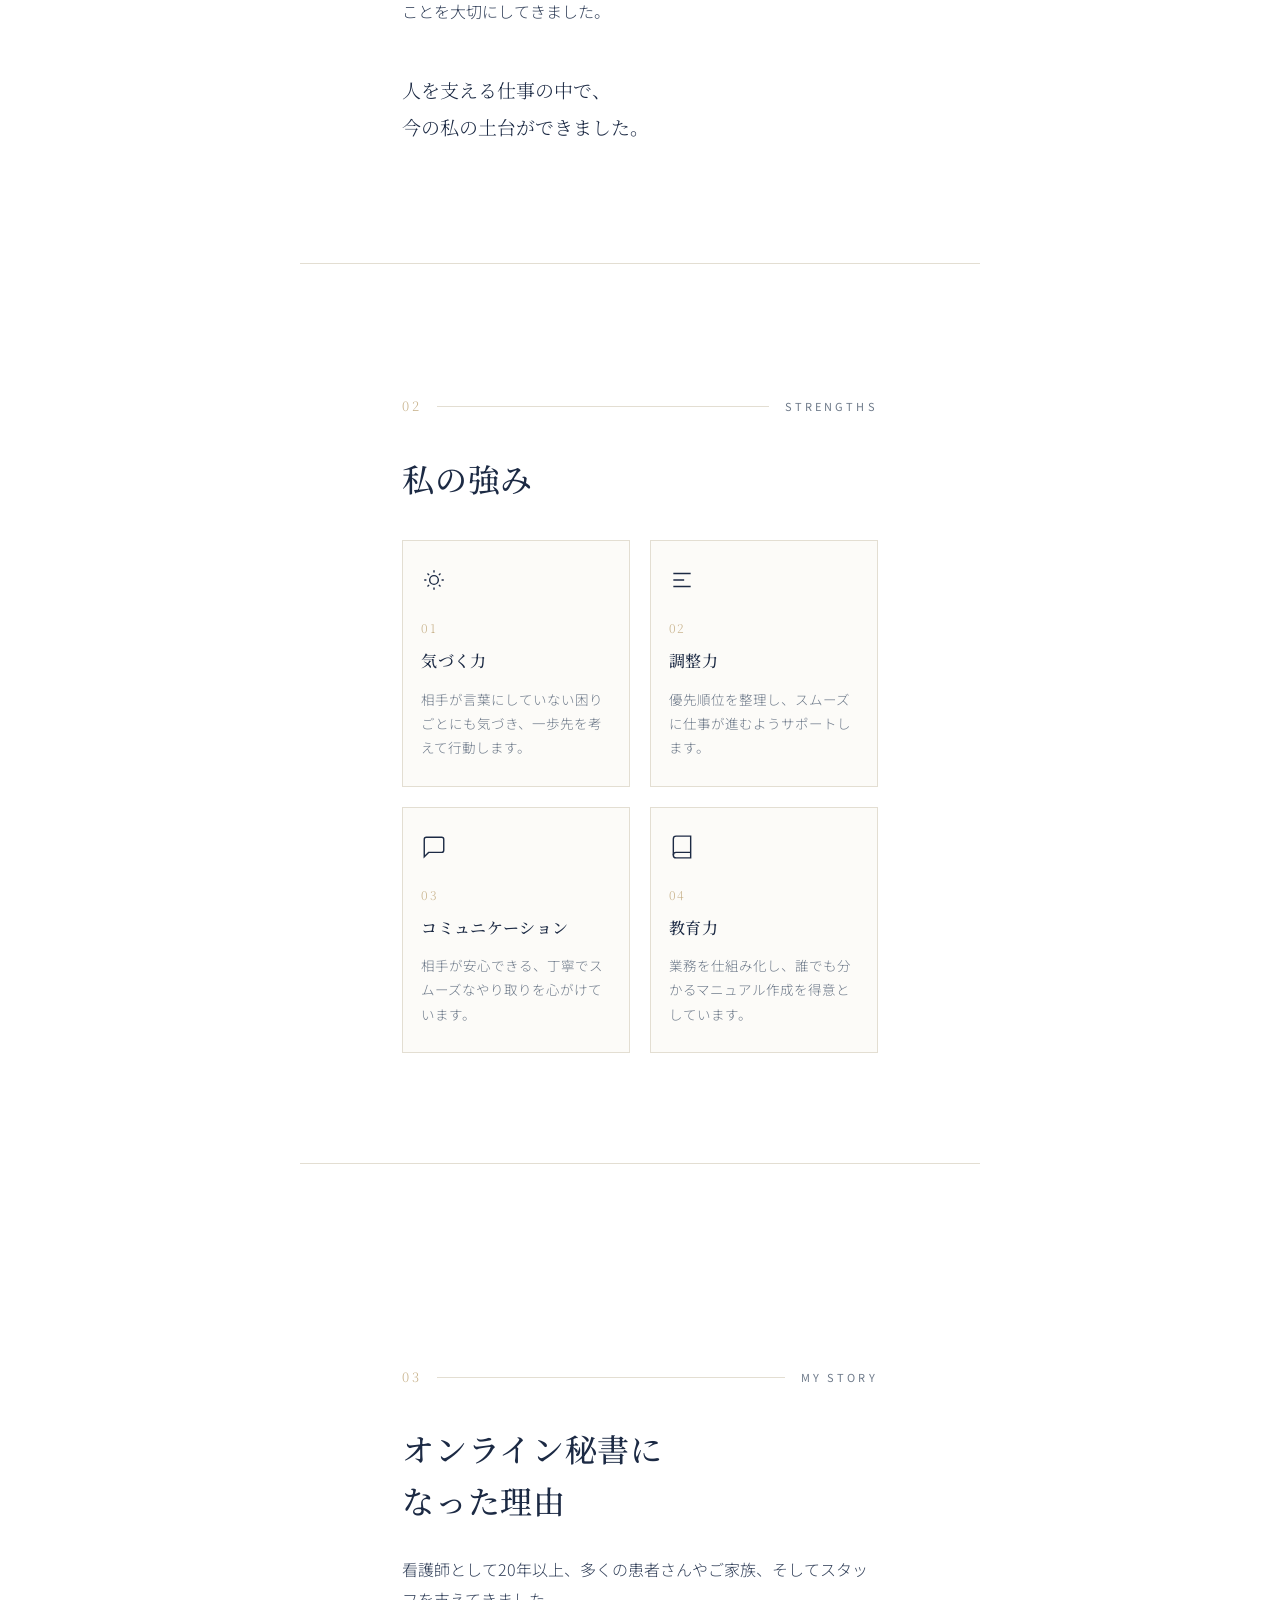
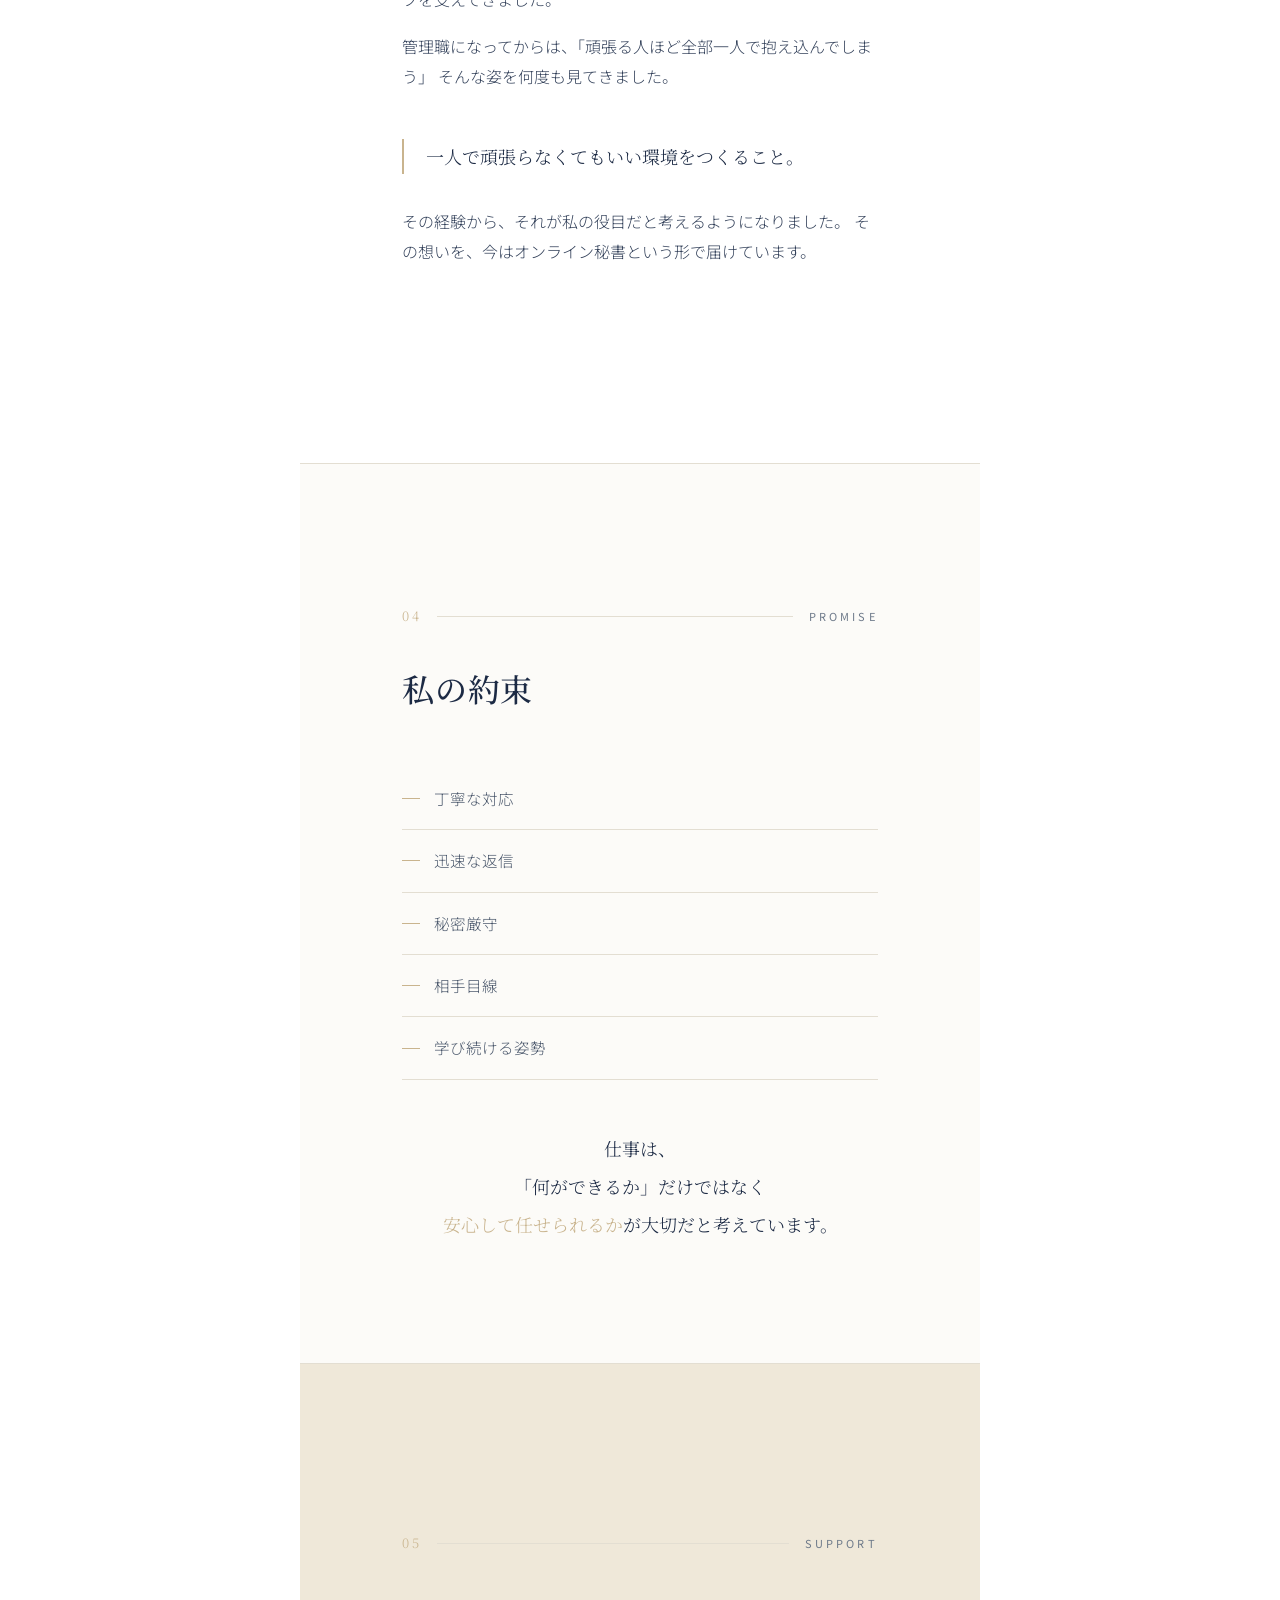
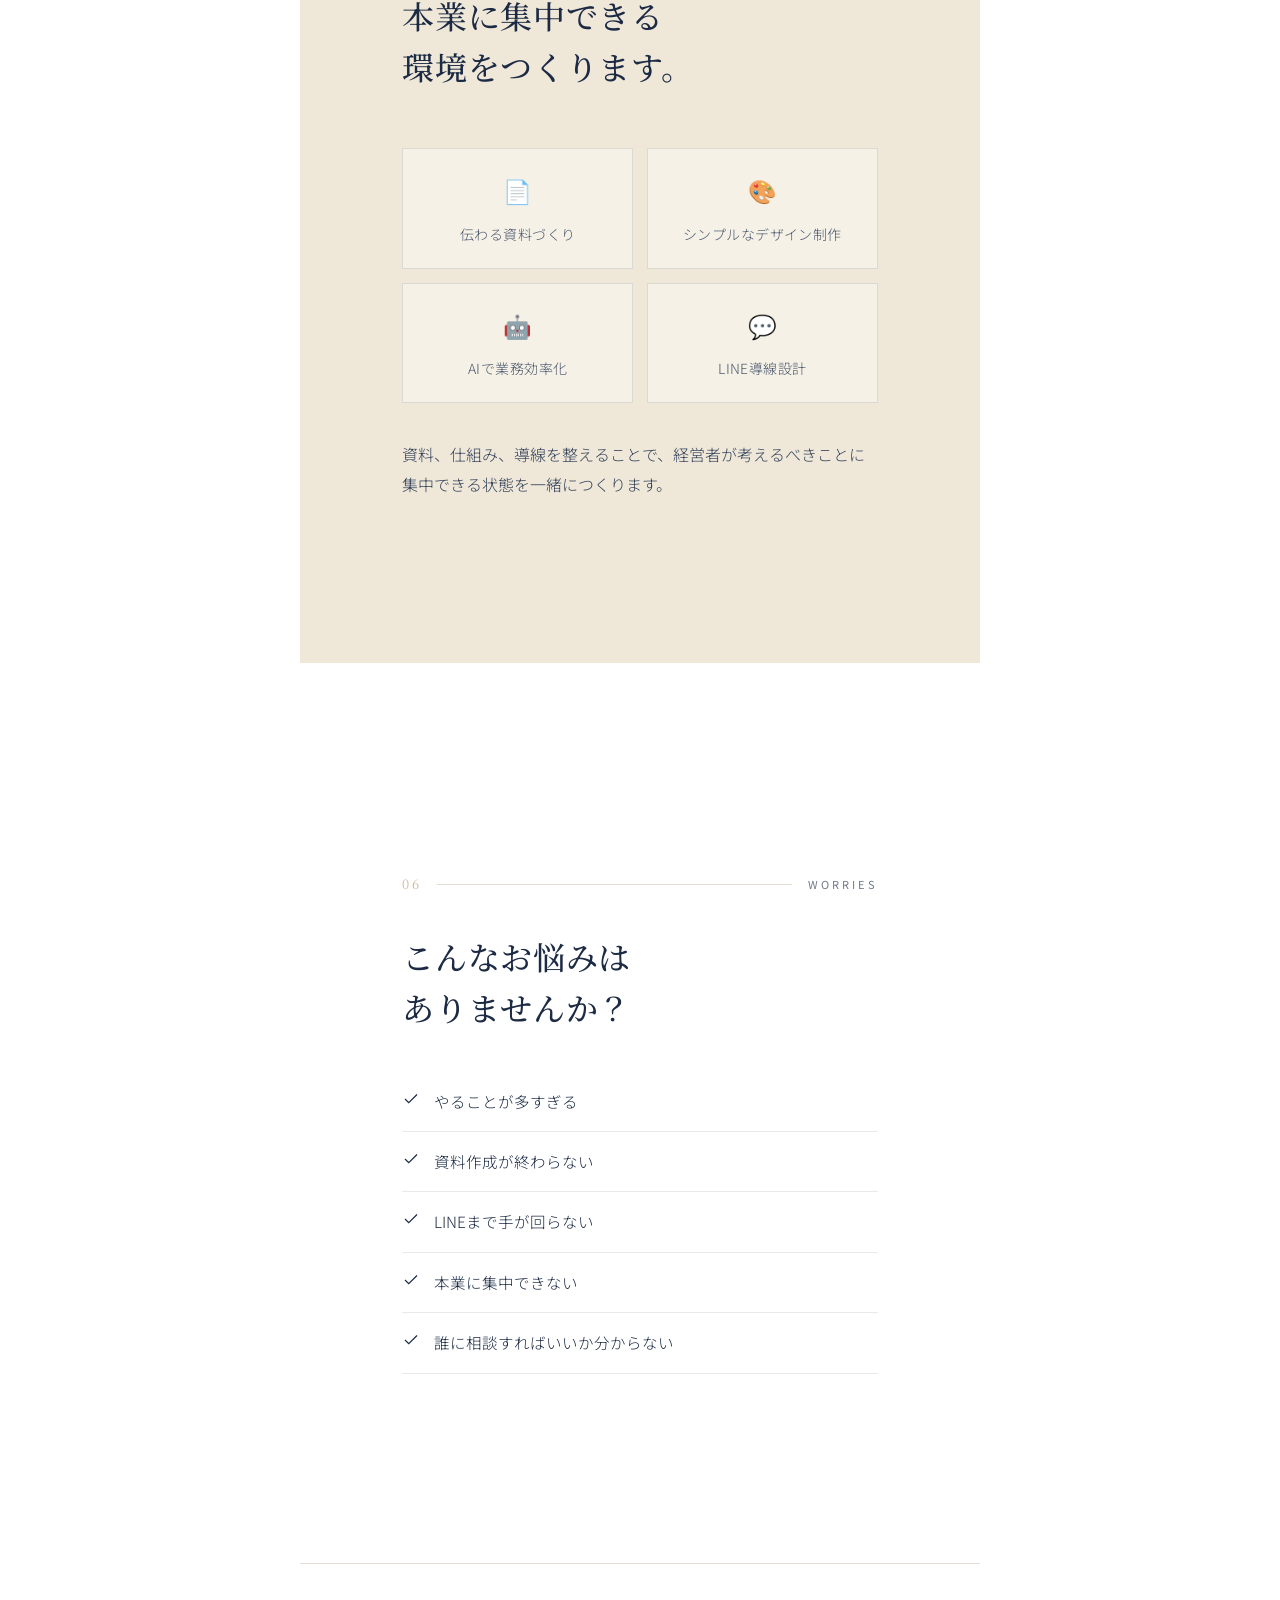
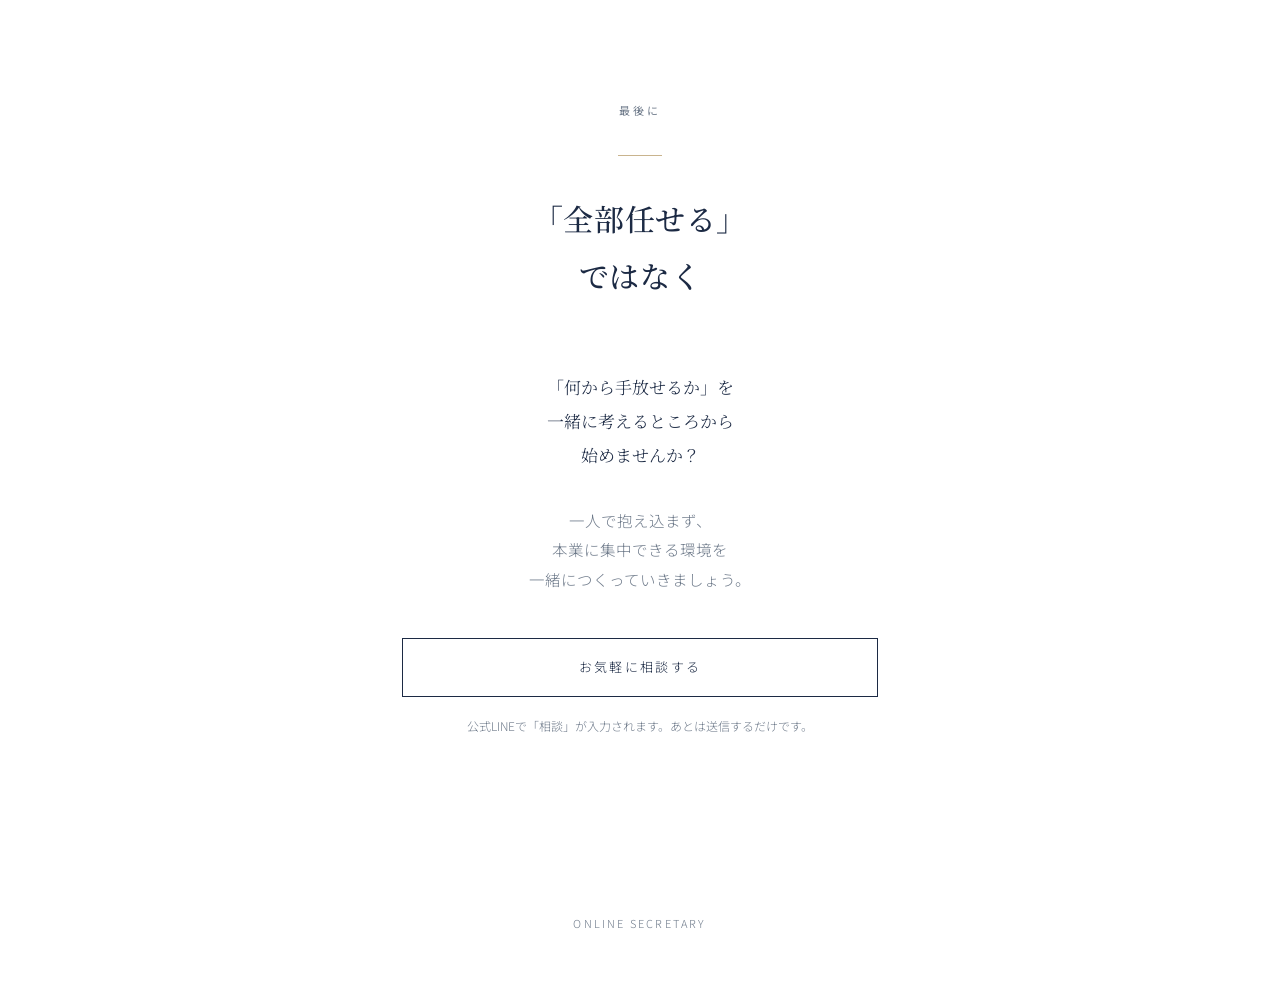
<file: 03-about-me/index.html>
<!DOCTYPE html>
<html lang="ja">
<head>
  <meta charset="UTF-8" />
  <meta name="viewport" content="width=device-width, initial-scale=1.0" />
  <meta name="description" content="看護師歴20年以上の経験を活かし、相手目線で経営者が本業に集中できる環境をつくるオンライン秘書のプロフィールページです。" />
  <title>私について | 本業に集中できる環境をつくるオンライン秘書</title>
  <link rel="preconnect" href="https://fonts.googleapis.com" />
  <link rel="preconnect" href="https://fonts.gstatic.com" crossorigin />
  <link href="https://fonts.googleapis.com/css2?family=Noto+Serif+JP:wght@400;500;600&family=Noto+Sans+JP:wght@300;400;500&display=swap" rel="stylesheet" />
  <link rel="stylesheet" href="./styles.css" />
</head>
<body>
  <main>
    <section class="page hero">
      <div class="eyebrow">ONLINE SECRETARY</div>
      <h1>はじめまして。</h1>
      <p class="sub">
        相手目線で、<br />
        経営者が本業に集中できる環境をつくる<br />
        オンライン秘書です。
      </p>
      <figure class="photo photo-wide">
        <img src="./assets/profile.png" alt="オンライン秘書として活動する女性のプロフィール写真" />
      </figure>
    </section>

    <section class="page">
      <div class="folio"><span class="num">01</span><span class="rule"></span><span class="cap">BACKGROUND</span></div>
      <h2 class="title">20年以上、<br />人を支える仕事を<br />してきました。</h2>
      <ul class="field-list">
        <li>看護師歴20年以上</li>
        <li>美容クリニック勤務</li>
        <li>管理業務</li>
        <li>スタッフ教育</li>
        <li>業務改善</li>
        <li>マニュアル作成</li>
      </ul>
      <p class="lead">
        医療現場では、正確さ、丁寧さ、相手の不安に気づく力が求められます。
        その経験を通して、相手目線で考え、一歩先を見て動くことを大切にしてきました。
      </p>
      <p class="quote-line">人を支える仕事の中で、<br />今の私の土台ができました。</p>
    </section>

    <section class="page">
      <div class="folio"><span class="num">02</span><span class="rule"></span><span class="cap">STRENGTHS</span></div>
      <h2 class="title">私の強み</h2>
      <div class="cards">
        <article class="card">
          <svg viewBox="0 0 24 24" fill="none" stroke="currentColor" stroke-width="1.3" aria-hidden="true"><path d="M12 3v2M12 19v2M5 12H3M21 12h-2M6 6l1.5 1.5M18 6l-1.5 1.5M6 18l1.5-1.5M18 18l-1.5-1.5"/><circle cx="12" cy="12" r="4"/></svg>
          <span class="num">01</span>
          <h3>気づく力</h3>
          <p>相手が言葉にしていない困りごとにも気づき、一歩先を考えて行動します。</p>
        </article>
        <article class="card">
          <svg viewBox="0 0 24 24" fill="none" stroke="currentColor" stroke-width="1.3" aria-hidden="true"><path d="M4 6h16M4 12h10M4 18h16"/></svg>
          <span class="num">02</span>
          <h3>調整力</h3>
          <p>優先順位を整理し、スムーズに仕事が進むようサポートします。</p>
        </article>
        <article class="card">
          <svg viewBox="0 0 24 24" fill="none" stroke="currentColor" stroke-width="1.3" aria-hidden="true"><path d="M21 15a2 2 0 0 1-2 2H7l-4 4V5a2 2 0 0 1 2-2h14a2 2 0 0 1 2 2z"/></svg>
          <span class="num">03</span>
          <h3>コミュニケーション</h3>
          <p>相手が安心できる、丁寧でスムーズなやり取りを心がけています。</p>
        </article>
        <article class="card">
          <svg viewBox="0 0 24 24" fill="none" stroke="currentColor" stroke-width="1.3" aria-hidden="true"><path d="M4 19.5A2.5 2.5 0 0 1 6.5 17H20"/><path d="M6.5 2H20v20H6.5A2.5 2.5 0 0 1 4 19.5v-15A2.5 2.5 0 0 1 6.5 2z"/></svg>
          <span class="num">04</span>
          <h3>教育力</h3>
          <p>業務を仕組み化し、誰でも分かるマニュアル作成を得意としています。</p>
        </article>
      </div>
    </section>

    <section class="page">
      <div class="folio"><span class="num">03</span><span class="rule"></span><span class="cap">MY STORY</span></div>
      <h2 class="title">オンライン秘書に<br />なった理由</h2>
      <p class="lead">
        看護師として20年以上、多くの患者さんやご家族、そしてスタッフを支えてきました。
      </p>
      <p class="lead">
        管理職になってからは、「頑張る人ほど全部一人で抱え込んでしまう」
        そんな姿を何度も見てきました。
      </p>
      <div class="pull">
        <p>一人で頑張らなくてもいい環境をつくること。</p>
      </div>
      <p class="lead">
        その経験から、それが私の役目だと考えるようになりました。
        その想いを、今はオンライン秘書という形で届けています。
      </p>
    </section>

    <section class="page promise">
      <div class="folio"><span class="num">04</span><span class="rule"></span><span class="cap">PROMISE</span></div>
      <h2 class="title">私の約束</h2>
      <ul class="values">
        <li><span class="dash"></span>丁寧な対応</li>
        <li><span class="dash"></span>迅速な返信</li>
        <li><span class="dash"></span>秘密厳守</li>
        <li><span class="dash"></span>相手目線</li>
        <li><span class="dash"></span>学び続ける姿勢</li>
      </ul>
      <p class="closing-copy">
        仕事は、<br />
        「何ができるか」だけではなく<br />
        <span class="em">安心して任せられるか</span>が大切だと考えています。
      </p>
    </section>

    <section class="page tinted">
      <div class="folio"><span class="num">05</span><span class="rule"></span><span class="cap">SUPPORT</span></div>
      <h2 class="title">本業に集中できる<br />環境をつくります。</h2>
      <div class="service-grid">
        <div class="service"><span>📄</span>伝わる資料づくり</div>
        <div class="service"><span>🎨</span>シンプルなデザイン制作</div>
        <div class="service"><span>🤖</span>AIで業務効率化</div>
        <div class="service"><span>💬</span>LINE導線設計</div>
      </div>
      <p class="lead">
        資料、仕組み、導線を整えることで、経営者が考えるべきことに集中できる状態を一緒につくります。
      </p>
    </section>

    <section class="page">
      <div class="folio"><span class="num">06</span><span class="rule"></span><span class="cap">WORRIES</span></div>
      <h2 class="title">こんなお悩みは<br />ありませんか？</h2>
      <ul class="check-list">
        <li><svg viewBox="0 0 24 24" fill="none" stroke="currentColor" stroke-width="1.6" aria-hidden="true"><path d="M20 6L9 17l-5-5"/></svg>やることが多すぎる</li>
        <li><svg viewBox="0 0 24 24" fill="none" stroke="currentColor" stroke-width="1.6" aria-hidden="true"><path d="M20 6L9 17l-5-5"/></svg>資料作成が終わらない</li>
        <li><svg viewBox="0 0 24 24" fill="none" stroke="currentColor" stroke-width="1.6" aria-hidden="true"><path d="M20 6L9 17l-5-5"/></svg>LINEまで手が回らない</li>
        <li><svg viewBox="0 0 24 24" fill="none" stroke="currentColor" stroke-width="1.6" aria-hidden="true"><path d="M20 6L9 17l-5-5"/></svg>本業に集中できない</li>
        <li><svg viewBox="0 0 24 24" fill="none" stroke="currentColor" stroke-width="1.6" aria-hidden="true"><path d="M20 6L9 17l-5-5"/></svg>誰に相談すればいいか分からない</li>
      </ul>
    </section>

    <section class="page final">
      <div class="folio folio-center"><span class="cap">最後に</span></div>
      <div class="mark"></div>
      <h2>「全部任せる」<br />ではなく</h2>
      <p class="invite">
        「何から手放せるか」を<br />
        一緒に考えるところから<br />
        始めませんか？
      </p>
      <p>
        一人で抱え込まず、<br />
        本業に集中できる環境を<br />
        一緒につくっていきましょう。
      </p>
      <a href="https://line.me/R/oaMessage/@463lkoth/?%E7%9B%B8%E8%AB%87" class="cta">お気軽に相談する</a>
      <p class="cta-note">公式LINEで「相談」が入力されます。あとは送信するだけです。</p>
    </section>
  </main>

  <footer>ONLINE SECRETARY</footer>
</body>
</html>
</file>
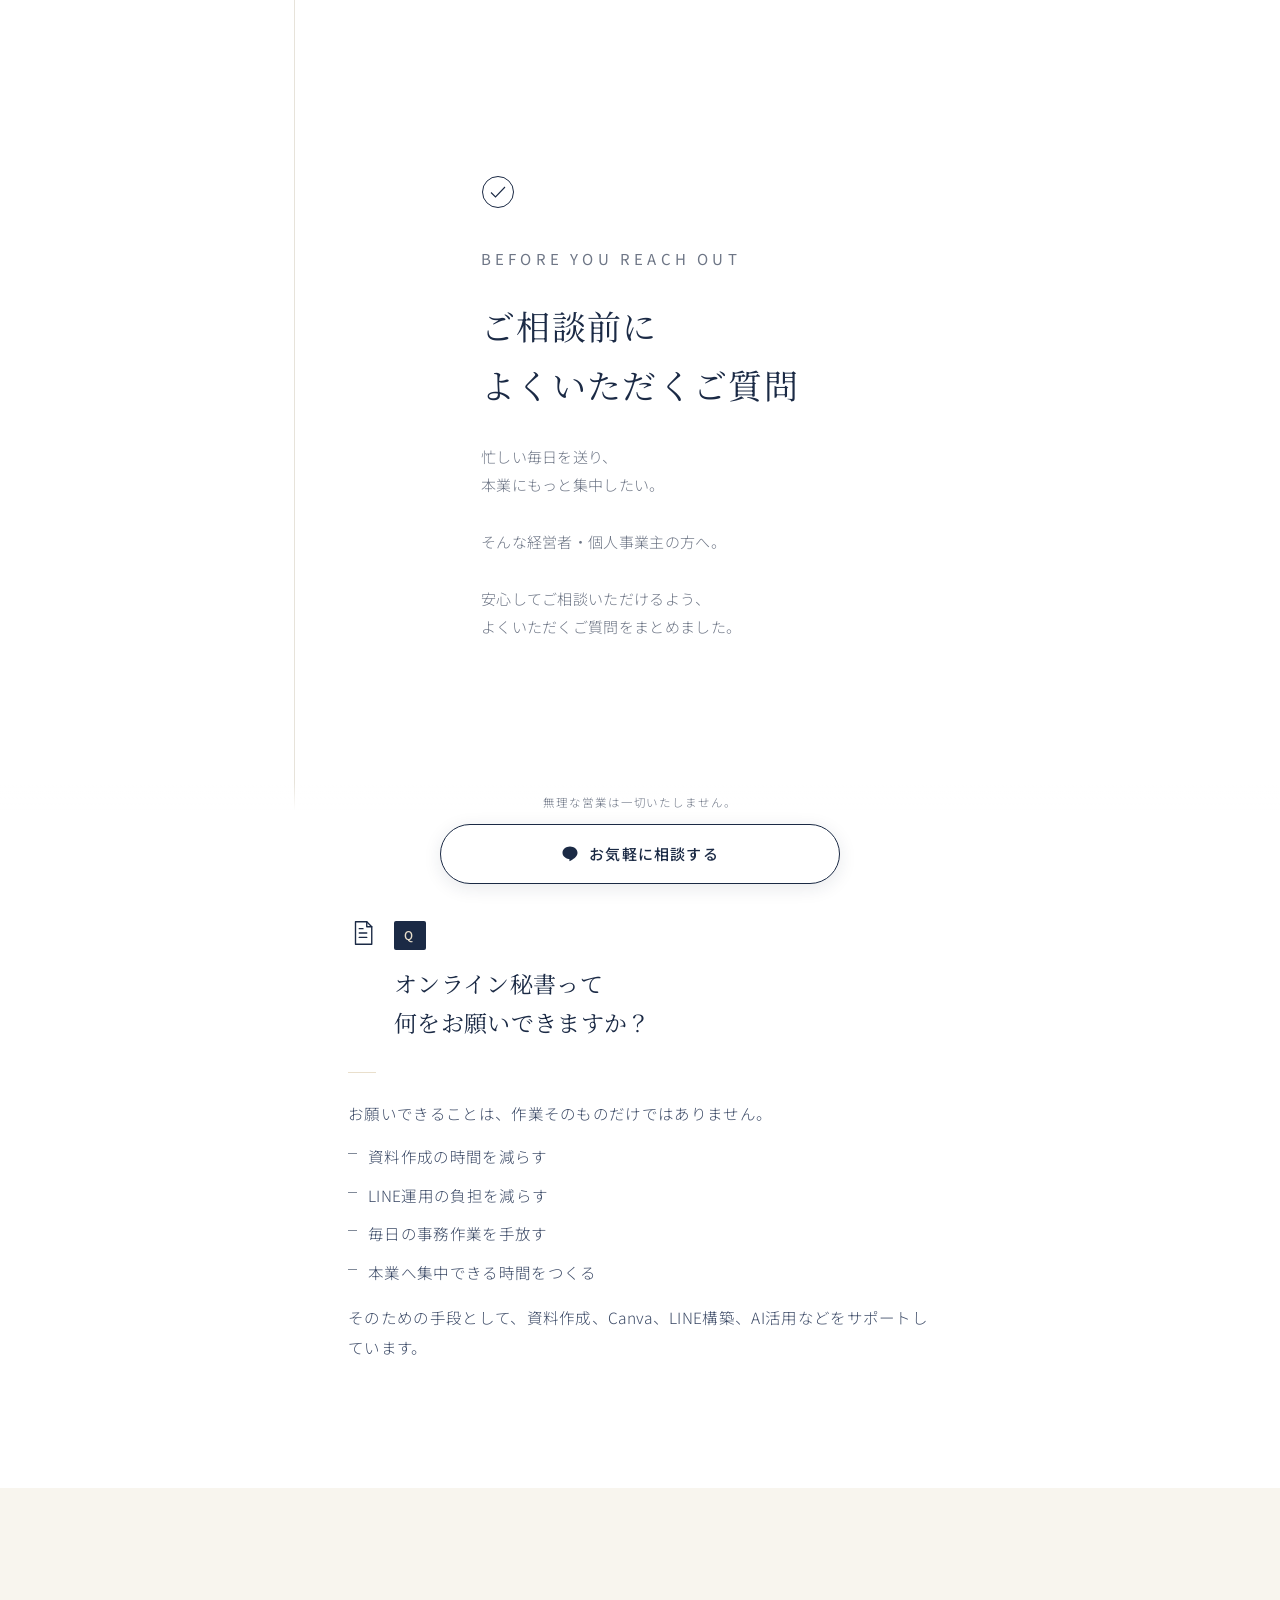
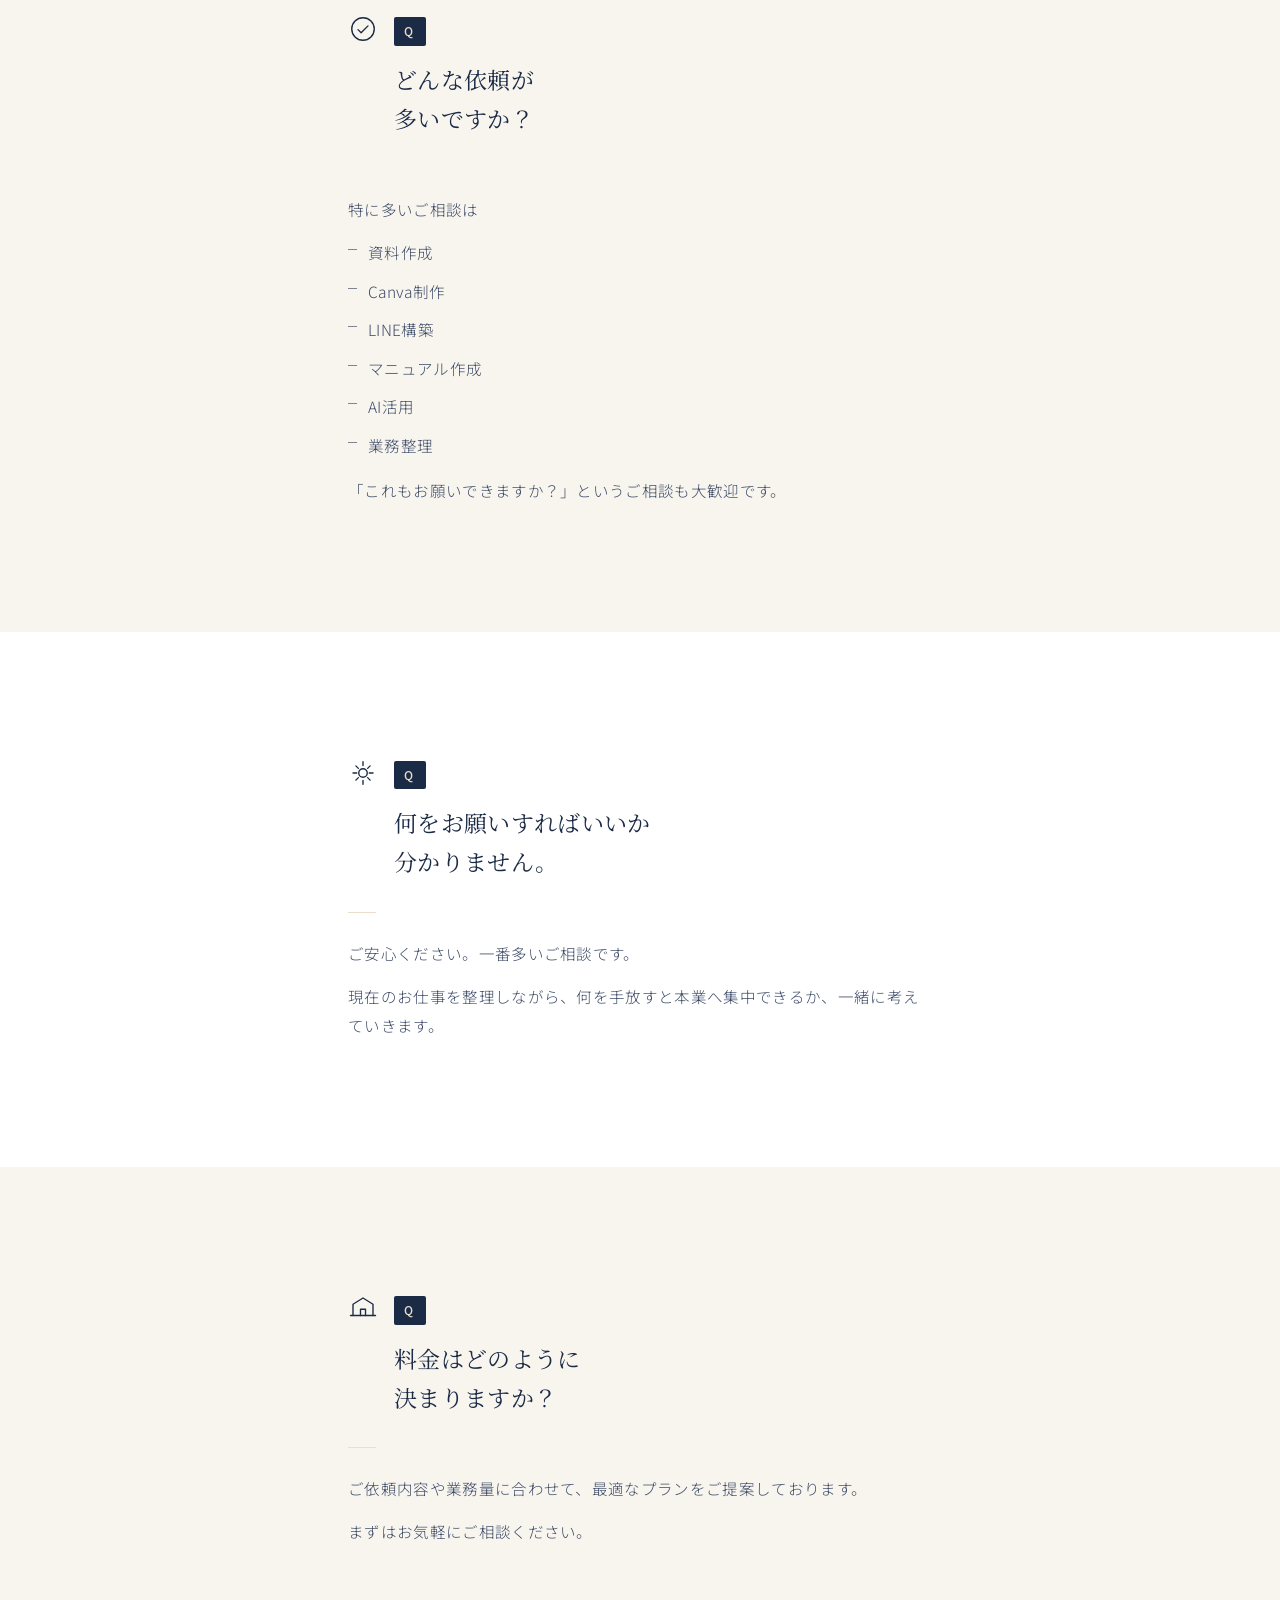
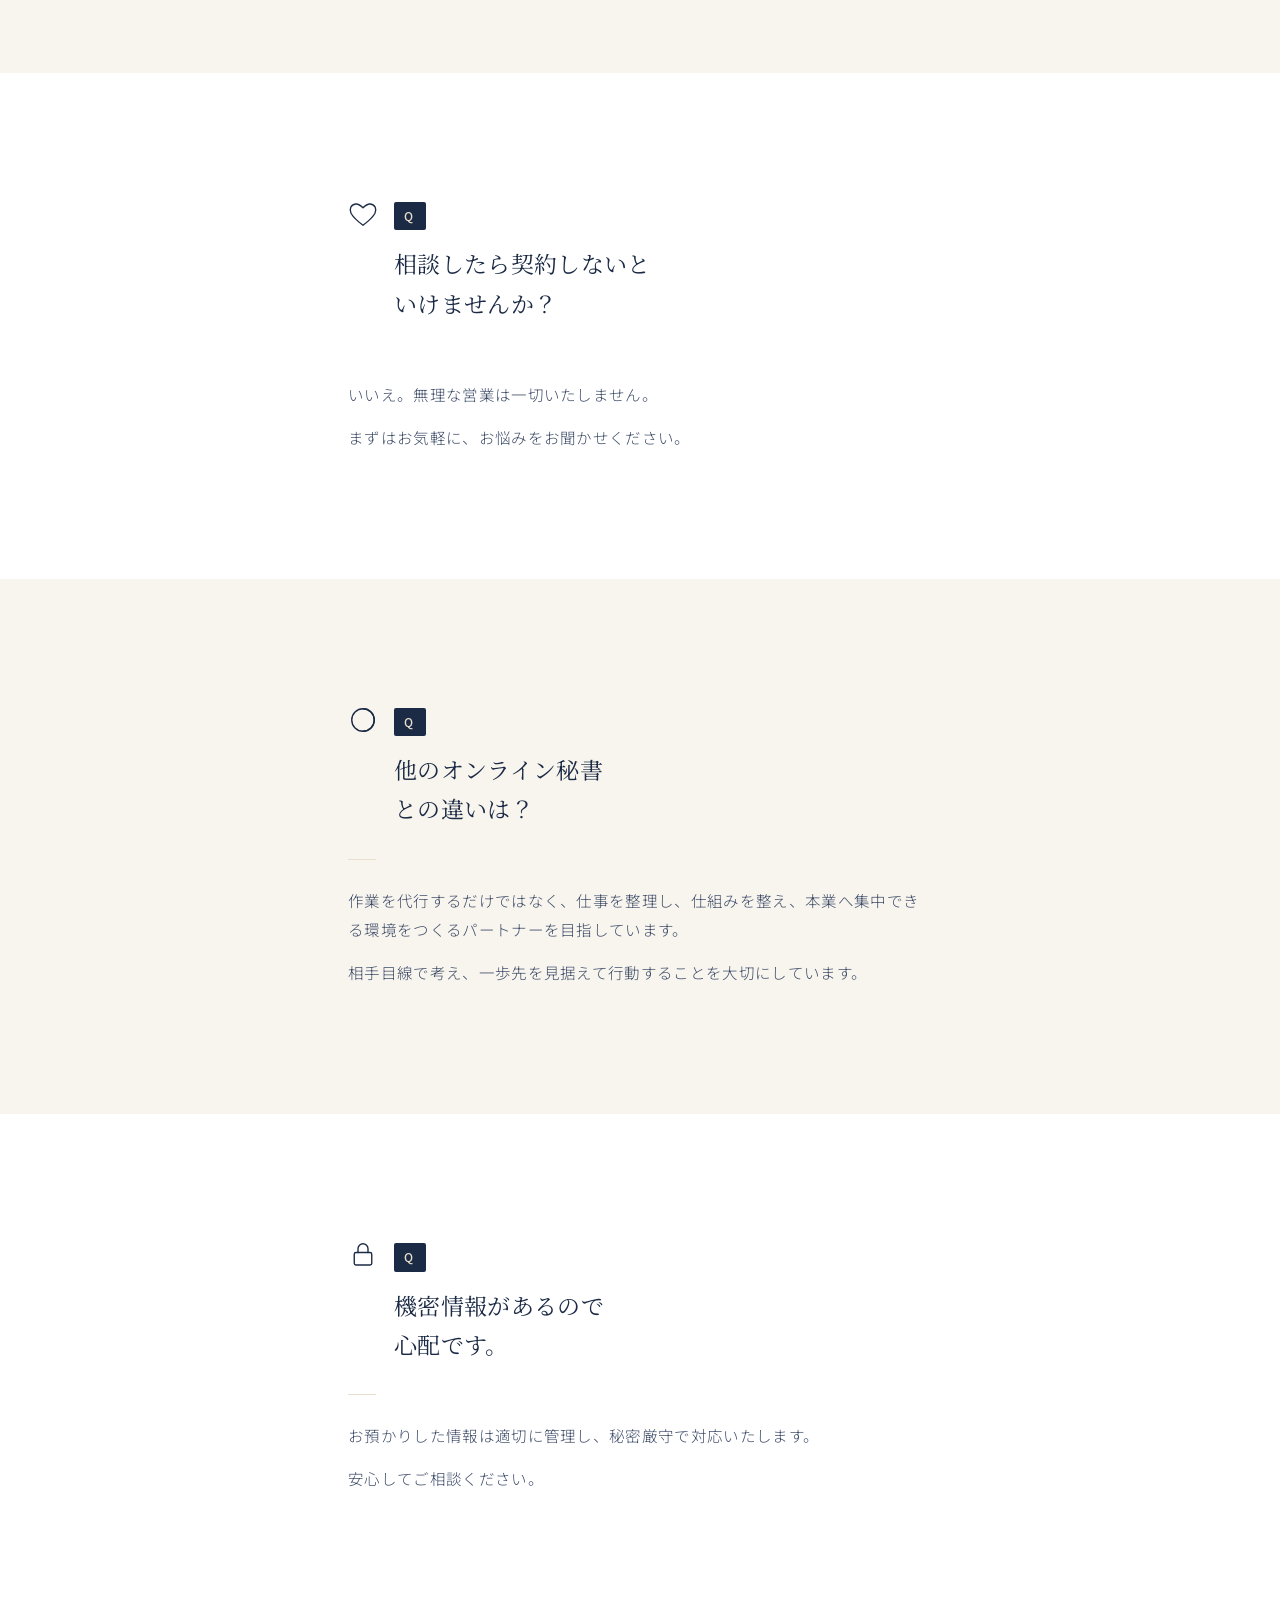
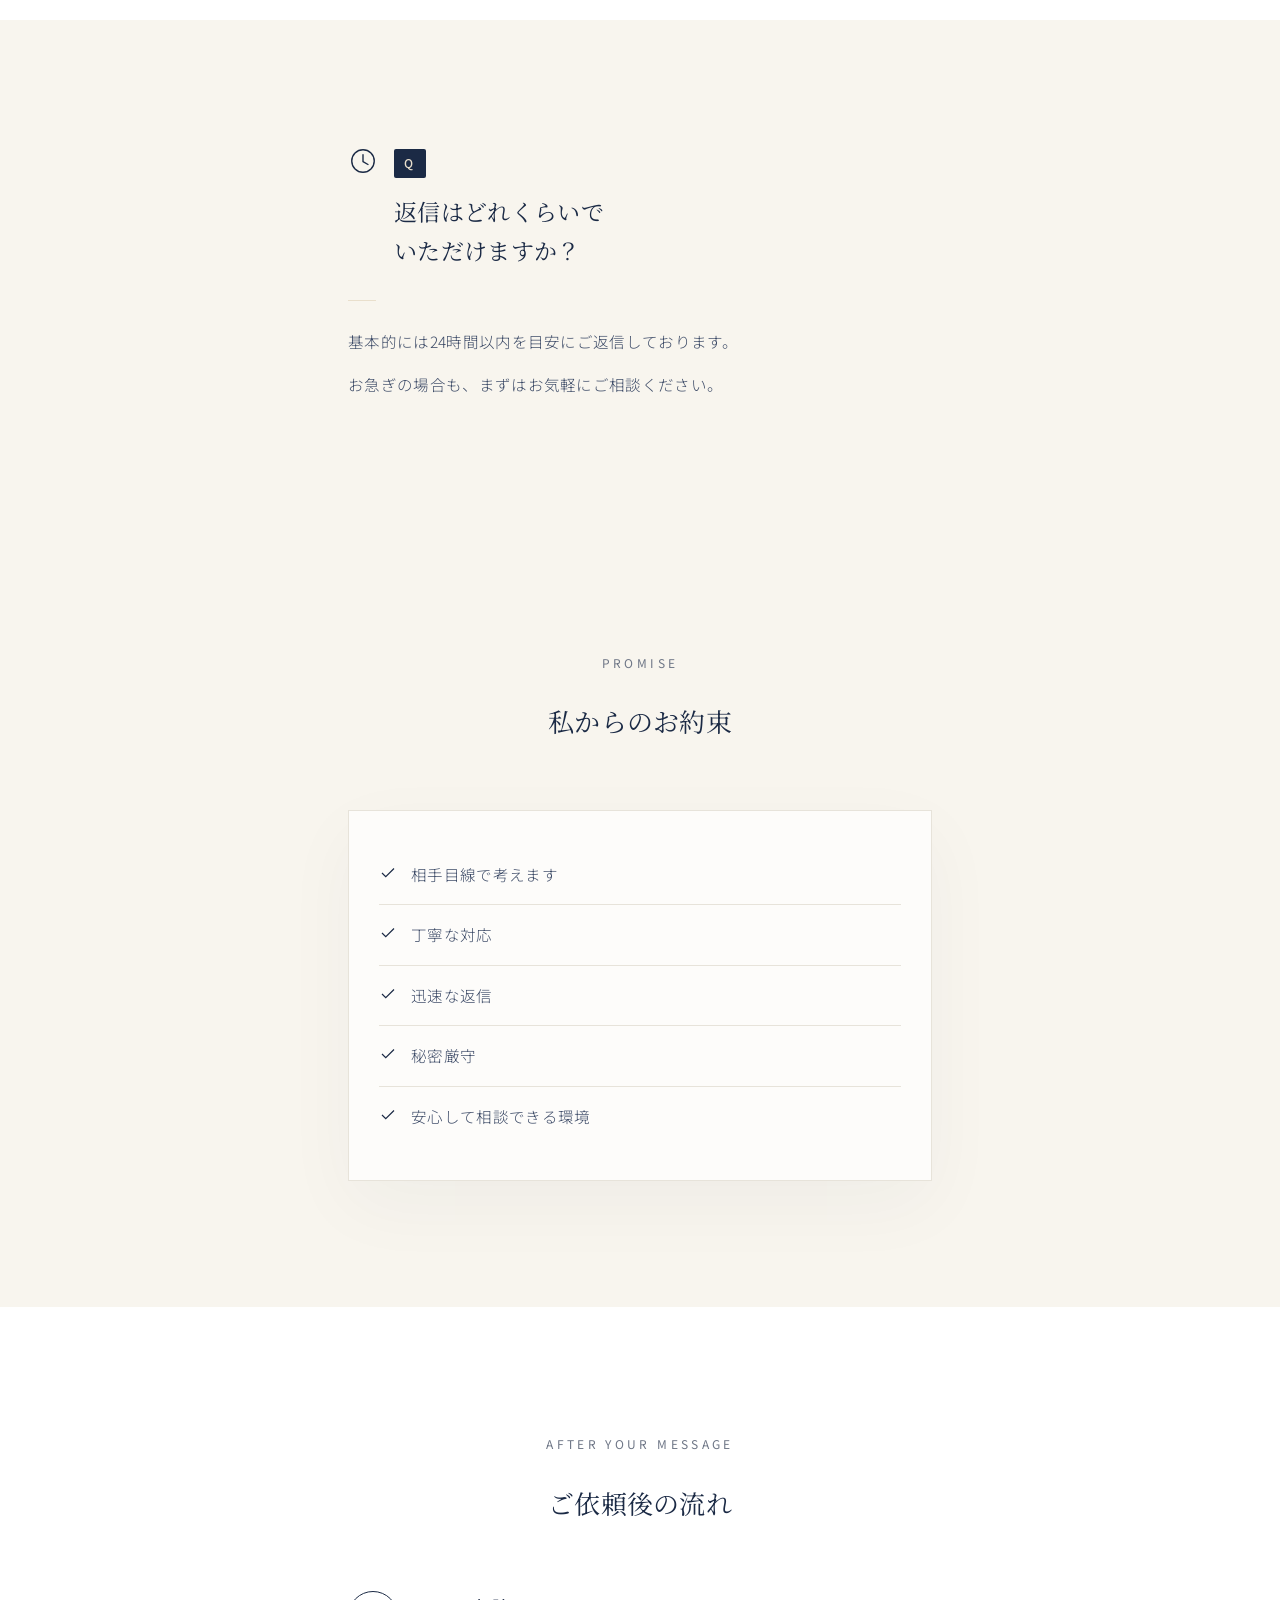
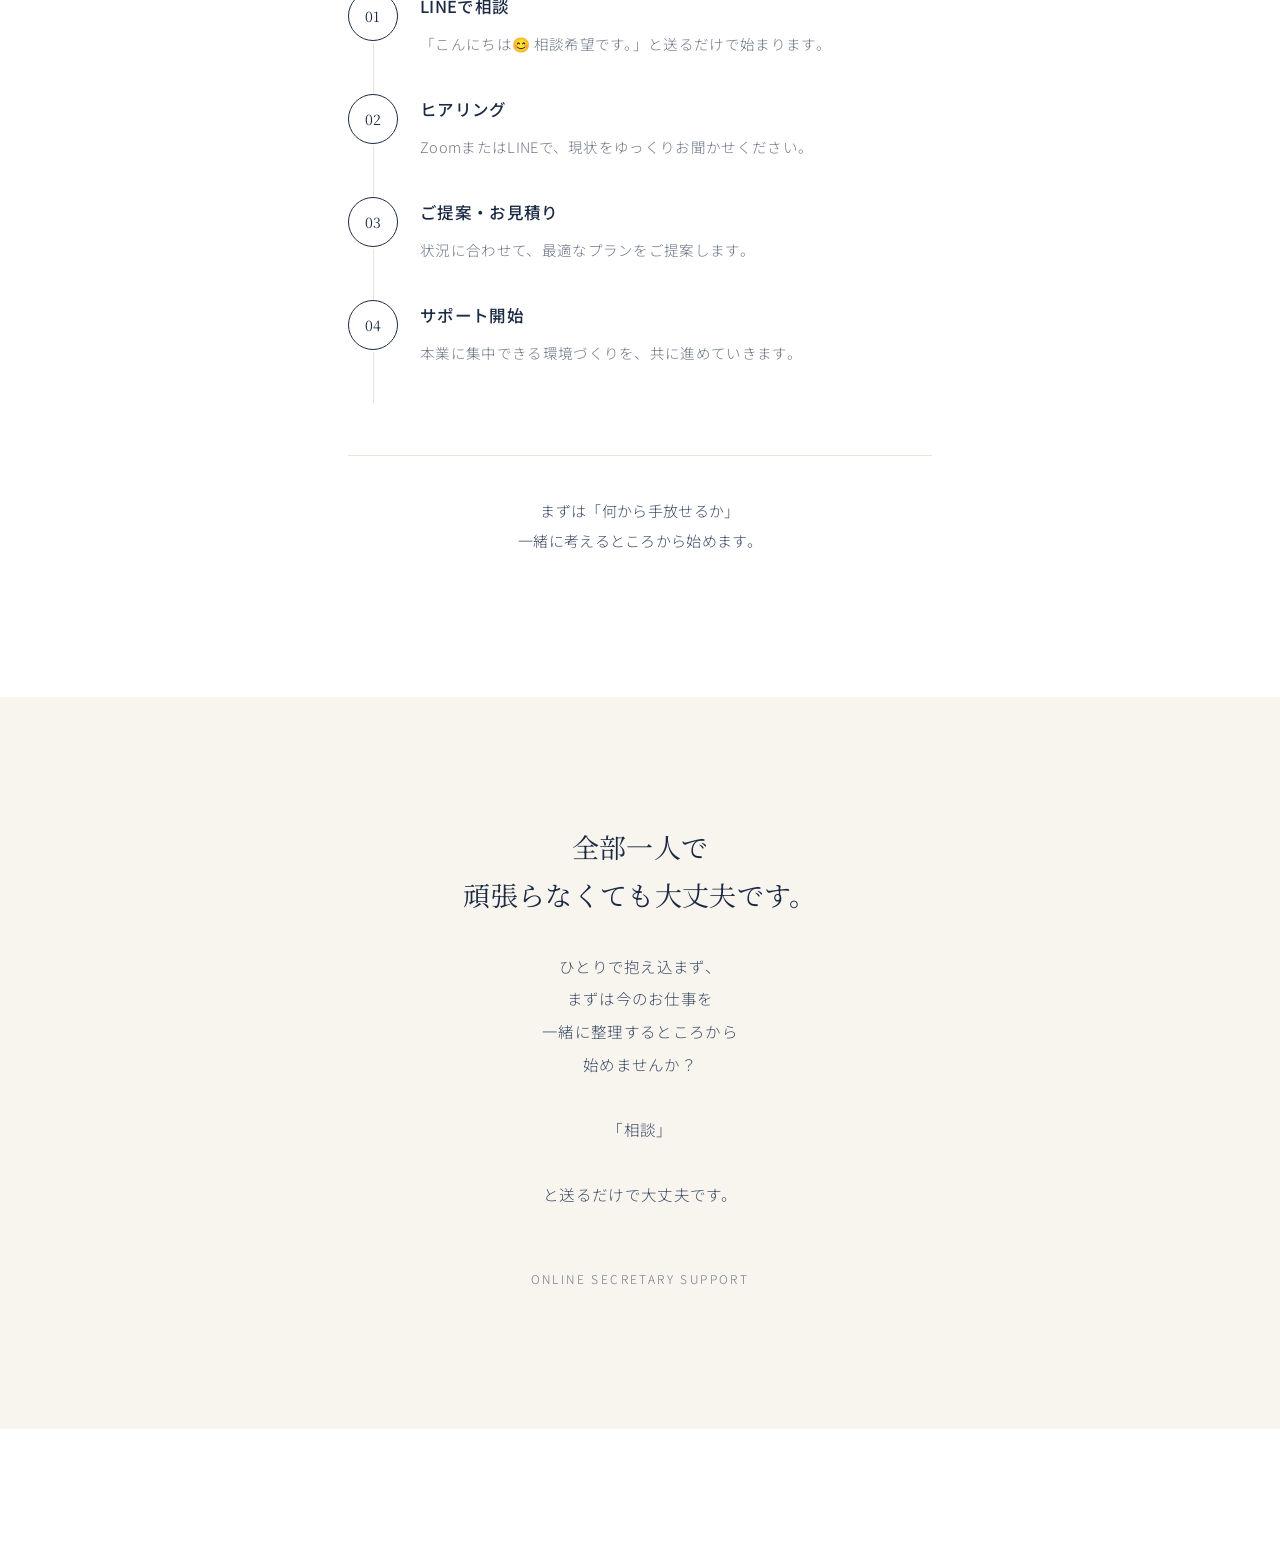
<file: 04-faq-brand/index.html>
<!DOCTYPE html>
<html lang="ja">
<head>
<meta charset="UTF-8">
<meta name="viewport" content="width=device-width, initial-scale=1.0, viewport-fit=cover">
<meta name="description" content="忙しい経営者・個人事業主の方へ。資料作成、LINE運用、事務作業、業務整理のご相談前によくいただく質問をまとめました。">
<title>ご相談前によくいただくご質問</title>
<link rel="preconnect" href="https://fonts.googleapis.com">
<link rel="preconnect" href="https://fonts.gstatic.com" crossorigin>
<link href="https://fonts.googleapis.com/css2?family=Noto+Serif+JP:wght@200;300;400;500&family=Noto+Sans+JP:wght@300;400;500;700&display=swap" rel="stylesheet">
<style>
  :root{
    --navy:#1B2A45;
    --navy-soft:#3E4C68;
    --ink-sub:#6E7686;
    --beige:#E9DFCC;
    --beige-soft:#F8F5EE;
    --paper:#FFFFFF;
    --hair:#E7E3DA;
    --max:640px;
    --pad-section:clamp(72px, 14vh, 132px);
  }

  *{ box-sizing:border-box; }
  html{ scroll-behavior:smooth; }
  @media (prefers-reduced-motion: reduce){
    html{ scroll-behavior:auto; }
    *{ animation-duration:0.001ms !important; transition-duration:0.001ms !important; }
  }

  body{
    margin:0;
    background:var(--paper);
    color:var(--navy);
    font-family:'Noto Sans JP', sans-serif;
    font-weight:300;
    -webkit-font-smoothing:antialiased;
    line-height:1.9;
    letter-spacing:0.02em;
    overflow-x:hidden;
  }

  .serif{ font-family:'Noto Serif JP', serif; }

  .thread-rail{
    position:fixed;
    left:calc(50% - min(50%, calc(var(--max) / 2)) - 26px);
    top:0;
    width:1px;
    height:100%;
    z-index:5;
    pointer-events:none;
  }
  .thread-rail .track{
    position:absolute; inset:0;
    background:var(--hair);
  }
  .thread-rail .fill{
    position:absolute; left:0; top:0; width:100%;
    height:0%;
    background:var(--navy);
    transition:height .15s linear;
  }
  @media (max-width:900px){
    .thread-rail{ display:none; }
  }

  .wrap{
    max-width:var(--max);
    margin:0 auto;
    padding:0 28px;
    position:relative;
  }

  section{
    padding:var(--pad-section) 0;
    position:relative;
  }
  section.alt{ background:var(--beige-soft); }

  .reveal{
    opacity:0;
    transform:translateY(16px);
    transition:opacity .9s cubic-bezier(.19,1,.22,1), transform .9s cubic-bezier(.19,1,.22,1);
  }
  .reveal.in{ opacity:1; transform:translateY(0); }

  .eyebrow{
    font-size:12px;
    letter-spacing:0.28em;
    color:var(--ink-sub);
    text-transform:uppercase;
    margin:0 0 22px;
    font-weight:400;
  }

  h1,h2,h3{ margin:0; font-weight:400; color:var(--navy); }

  .hero{
    min-height:88vh;
    display:flex;
    align-items:center;
    padding-top:calc(var(--pad-section) + 40px);
  }
  .hero .mark{
    width:34px; height:34px;
    margin-bottom:36px;
  }
  .hero h1{
    font-size:clamp(26px, 6vw, 34px);
    line-height:1.75;
    letter-spacing:0.04em;
  }
  .hero p{
    margin-top:28px;
    font-size:15px;
    color:var(--ink-sub);
    max-width:38ch;
  }

  .qa .q-row{
    display:flex;
    align-items:flex-start;
    gap:16px;
    margin-bottom:30px;
  }
  .icon{
    flex:0 0 auto;
    width:30px; height:30px;
    color:var(--navy);
  }
  .icon svg{ width:100%; height:100%; display:block; }

  .q-label{
    font-size:12px;
    letter-spacing:0.24em;
    color:var(--beige);
    background:var(--navy);
    display:inline-block;
    padding:3px 10px;
    border-radius:2px;
    margin-bottom:14px;
    font-weight:500;
  }

  .qa h2{
    font-size:clamp(19px, 4.4vw, 23px);
    line-height:1.7;
  }

  .qa .divider{
    width:28px;
    height:1px;
    background:var(--beige);
    margin:28px 0 26px;
  }

  .qa .a-body{
    font-size:15.5px;
    color:var(--navy-soft);
  }
  .qa .a-body p{ margin:0 0 14px; }
  .qa .a-body p:last-child{ margin-bottom:0; }
  .qa ul{
    margin:0 0 16px;
    padding:0;
    list-style:none;
  }
  .qa ul li{
    position:relative;
    padding-left:20px;
    margin-bottom:9px;
    color:var(--navy-soft);
    font-size:15.5px;
  }
  .qa ul li::before{
    content:"";
    position:absolute;
    left:0; top:11px;
    width:9px; height:1px;
    background:var(--navy);
    opacity:.55;
  }

  .promise-card{
    border:1px solid var(--hair);
    background:rgba(255,255,255,0.74);
    padding:34px 30px;
    margin-top:34px;
    box-shadow:0 24px 70px rgba(27,42,69,0.04);
  }
  .promise-card ul{
    margin:0;
    padding:0;
    list-style:none;
  }
  .promise-card li{
    display:flex;
    align-items:flex-start;
    gap:14px;
    padding:15px 0;
    border-bottom:1px solid var(--hair);
    color:var(--navy-soft);
    font-size:15.5px;
  }
  .promise-card li:last-child{ border-bottom:none; }
  .promise-card .check{
    width:18px;
    height:18px;
    flex:0 0 auto;
    margin-top:4px;
    color:var(--navy);
  }

  .flow-title{
    text-align:center;
    margin-bottom:64px;
  }
  .flow-title h2{
    font-size:clamp(21px, 5vw, 26px);
  }

  .step{
    display:grid;
    grid-template-columns:52px 1fr;
    gap:20px;
    padding-bottom:36px;
    position:relative;
  }
  .step:not(:last-child)::after{
    content:"";
    position:absolute;
    left:25px; top:52px; bottom:0;
    width:1px;
    background:var(--hair);
  }
  .step-num{
    font-family:'Noto Serif JP', serif;
    font-size:14px;
    color:var(--navy);
    width:50px; height:50px;
    border:1px solid var(--navy);
    border-radius:50%;
    display:flex; align-items:center; justify-content:center;
    font-weight:400;
    background:var(--paper);
  }
  .alt .step-num{ background:var(--beige-soft); }
  .step-body h3{
    font-size:16.5px;
    margin-bottom:8px;
    font-weight:500;
  }
  .step-body p{
    font-size:14.5px;
    color:var(--ink-sub);
    margin:0;
  }
  .step-body .hint{
    display:inline-block;
    margin-top:10px;
    font-size:12.5px;
    color:var(--navy-soft);
    background:var(--beige-soft);
    padding:5px 12px;
    border-radius:20px;
  }
  .flow-note{
    margin-top:52px;
    padding-top:40px;
    border-top:1px solid var(--hair);
    font-size:15px;
    color:var(--navy-soft);
    text-align:center;
    line-height:2;
  }

  .closing{
    text-align:center;
  }
  .closing h2{
    font-size:clamp(22px, 5.5vw, 27px);
    line-height:1.8;
    margin-bottom:30px;
  }
  .closing p{
    font-size:15.5px;
    color:var(--navy-soft);
    line-height:2.1;
  }
  .closing .signoff{
    margin-top:56px;
    font-size:12px;
    letter-spacing:0.2em;
    color:var(--ink-sub);
  }

  .cta-space{ height:118px; }
  .cta-bar{
    position:fixed;
    left:0; right:0; bottom:0;
    z-index:20;
    display:flex;
    flex-direction:column;
    justify-content:center;
    padding:10px 20px calc(16px + env(safe-area-inset-bottom));
    background:linear-gradient(to top, rgba(255,255,255,0.98) 76%, rgba(255,255,255,0));
  }
  .cta-note{
    max-width:400px;
    margin:0 auto 10px;
    text-align:center;
    font-size:11.5px;
    color:var(--ink-sub);
    letter-spacing:0.08em;
  }
  .cta-btn{
    width:100%;
    max-width:400px;
    margin:0 auto;
    background:var(--paper);
    border:1px solid var(--navy);
    color:var(--navy);
    font-family:'Noto Sans JP', sans-serif;
    font-size:15px;
    letter-spacing:0.08em;
    font-weight:500;
    padding:15px 20px;
    border-radius:30px;
    display:flex;
    align-items:center;
    justify-content:center;
    gap:10px;
    text-decoration:none;
    box-shadow:0 4px 18px rgba(27,42,69,0.10);
    transition:transform .25s ease, box-shadow .25s ease, background .25s ease;
  }
  .cta-btn:active{ transform:scale(0.98); }
  .cta-btn svg{ width:18px; height:18px; flex:0 0 auto; }

  @media (hover:hover){
    .cta-btn:hover{
      background:var(--navy);
      color:#fff;
      box-shadow:0 8px 24px rgba(27,42,69,0.18);
    }
  }
</style>
</head>
<body>

<div class="thread-rail" aria-hidden="true">
  <div class="track"></div>
  <div class="fill" id="threadFill"></div>
</div>

<section class="hero">
  <div class="wrap">
    <div class="mark reveal">
      <svg viewBox="0 0 34 34" fill="none" stroke="#1B2A45" stroke-width="1"><circle cx="17" cy="17" r="15.5"/><path d="M10 17.5l4.5 4.5L24 12" stroke-width="1.1"/></svg>
    </div>
    <p class="eyebrow reveal">Before You Reach Out</p>
    <h1 class="serif reveal">ご相談前に<br>よくいただくご質問</h1>
    <p class="reveal">忙しい毎日を送り、<br>本業にもっと集中したい。<br><br>そんな経営者・個人事業主の方へ。</p>
    <p class="reveal">安心してご相談いただけるよう、<br>よくいただくご質問をまとめました。</p>
  </div>
</section>

<section>
  <div class="wrap qa">
    <div class="q-row reveal">
      <span class="icon">
        <svg viewBox="0 0 24 24" fill="none" stroke="currentColor" stroke-width="1.1" stroke-linecap="round" stroke-linejoin="round">
          <path d="M6 3h9l4 4v14H6z"/><path d="M15 3v4h4"/><path d="M9 12h6M9 15.5h6M9 8.5h3"/>
        </svg>
      </span>
      <div>
        <div class="q-label">Q</div>
        <h2 class="serif">オンライン秘書って<br>何をお願いできますか？</h2>
      </div>
    </div>
    <div class="divider reveal"></div>
    <div class="a-body reveal">
      <p>お願いできることは、作業そのものだけではありません。</p>
      <ul>
        <li>資料作成の時間を減らす</li>
        <li>LINE運用の負担を減らす</li>
        <li>毎日の事務作業を手放す</li>
        <li>本業へ集中できる時間をつくる</li>
      </ul>
      <p>そのための手段として、資料作成、Canva、LINE構築、AI活用などをサポートしています。</p>
    </div>
  </div>
</section>

<section class="alt">
  <div class="wrap qa">
    <div class="q-row reveal">
      <span class="icon">
        <svg viewBox="0 0 24 24" fill="none" stroke="currentColor" stroke-width="1.1" stroke-linecap="round" stroke-linejoin="round">
          <circle cx="12" cy="12" r="9"/><path d="M8 12.5l2.5 2.5L16 9.5"/>
        </svg>
      </span>
      <div>
        <div class="q-label">Q</div>
        <h2 class="serif">どんな依頼が<br>多いですか？</h2>
      </div>
    </div>
    <div class="divider reveal"></div>
    <div class="a-body reveal">
      <p>特に多いご相談は</p>
      <ul>
        <li>資料作成</li>
        <li>Canva制作</li>
        <li>LINE構築</li>
        <li>マニュアル作成</li>
        <li>AI活用</li>
        <li>業務整理</li>
      </ul>
      <p>「これもお願いできますか？」というご相談も大歓迎です。</p>
    </div>
  </div>
</section>

<section>
  <div class="wrap qa">
    <div class="q-row reveal">
      <span class="icon">
        <svg viewBox="0 0 24 24" fill="none" stroke="currentColor" stroke-width="1.1" stroke-linecap="round" stroke-linejoin="round">
          <path d="M12 3v3M12 18v3M4 12h3M17 12h3M6.3 6.3l2 2M15.7 15.7l2 2M6.3 17.7l2-2M15.7 8.3l2-2"/><circle cx="12" cy="12" r="3.4"/>
        </svg>
      </span>
      <div>
        <div class="q-label">Q</div>
        <h2 class="serif">何をお願いすればいいか<br>分かりません。</h2>
      </div>
    </div>
    <div class="divider reveal"></div>
    <div class="a-body reveal">
      <p>ご安心ください。一番多いご相談です。</p>
      <p>現在のお仕事を整理しながら、何を手放すと本業へ集中できるか、一緒に考えていきます。</p>
    </div>
  </div>
</section>

<section class="alt">
  <div class="wrap qa">
    <div class="q-row reveal">
      <span class="icon">
        <svg viewBox="0 0 24 24" fill="none" stroke="currentColor" stroke-width="1.1" stroke-linecap="round" stroke-linejoin="round">
          <path d="M4 18V9l8-5 8 5v9"/><path d="M2 18h20"/><path d="M10 18v-5h4v5"/>
        </svg>
      </span>
      <div>
        <div class="q-label">Q</div>
        <h2 class="serif">料金はどのように<br>決まりますか？</h2>
      </div>
    </div>
    <div class="divider reveal"></div>
    <div class="a-body reveal">
      <p>ご依頼内容や業務量に合わせて、最適なプランをご提案しております。</p>
      <p>まずはお気軽にご相談ください。</p>
    </div>
  </div>
</section>

<section>
  <div class="wrap qa">
    <div class="q-row reveal">
      <span class="icon">
        <svg viewBox="0 0 24 24" fill="none" stroke="currentColor" stroke-width="1.1" stroke-linecap="round" stroke-linejoin="round">
          <path d="M12 21s-7-5.2-9.5-9.4C.7 8 2.4 4.5 6 4c2-.3 3.7.7 6 3 2.3-2.3 4-3.3 6-3 3.6.5 5.3 4 3.5 7.6C19 15.8 12 21 12 21z"/>
        </svg>
      </span>
      <div>
        <div class="q-label">Q</div>
        <h2 class="serif">相談したら契約しないと<br>いけませんか？</h2>
      </div>
    </div>
    <div class="divider reveal"></div>
    <div class="a-body reveal">
      <p>いいえ。無理な営業は一切いたしません。</p>
      <p>まずはお気軽に、お悩みをお聞かせください。</p>
    </div>
  </div>
</section>

<section class="alt">
  <div class="wrap qa">
    <div class="q-row reveal">
      <span class="icon">
        <svg viewBox="0 0 24 24" fill="none" stroke="currentColor" stroke-width="1.1" stroke-linecap="round" stroke-linejoin="round">
          <circle cx="12" cy="12" r="9"/><path d="M12 3a9 9 0 010 18"/>
        </svg>
      </span>
      <div>
        <div class="q-label">Q</div>
        <h2 class="serif">他のオンライン秘書<br>との違いは？</h2>
      </div>
    </div>
    <div class="divider reveal"></div>
    <div class="a-body reveal">
      <p>作業を代行するだけではなく、仕事を整理し、仕組みを整え、本業へ集中できる環境をつくるパートナーを目指しています。</p>
      <p>相手目線で考え、一歩先を見据えて行動することを大切にしています。</p>
    </div>
  </div>
</section>

<section>
  <div class="wrap qa">
    <div class="q-row reveal">
      <span class="icon">
        <svg viewBox="0 0 24 24" fill="none" stroke="currentColor" stroke-width="1.1" stroke-linecap="round" stroke-linejoin="round">
          <rect x="5" y="10" width="14" height="10" rx="1.4"/><path d="M8 10V7a4 4 0 018 0v3"/>
        </svg>
      </span>
      <div>
        <div class="q-label">Q</div>
        <h2 class="serif">機密情報があるので<br>心配です。</h2>
      </div>
    </div>
    <div class="divider reveal"></div>
    <div class="a-body reveal">
      <p>お預かりした情報は適切に管理し、秘密厳守で対応いたします。</p>
      <p>安心してご相談ください。</p>
    </div>
  </div>
</section>

<section class="alt">
  <div class="wrap qa">
    <div class="q-row reveal">
      <span class="icon">
        <svg viewBox="0 0 24 24" fill="none" stroke="currentColor" stroke-width="1.1" stroke-linecap="round" stroke-linejoin="round">
          <circle cx="12" cy="12" r="9"/><path d="M12 7v5.5l4 2.3"/>
        </svg>
      </span>
      <div>
        <div class="q-label">Q</div>
        <h2 class="serif">返信はどれくらいで<br>いただけますか？</h2>
      </div>
    </div>
    <div class="divider reveal"></div>
    <div class="a-body reveal">
      <p>基本的には24時間以内を目安にご返信しております。</p>
      <p>お急ぎの場合も、まずはお気軽にご相談ください。</p>
    </div>
  </div>
</section>

<section class="alt">
  <div class="wrap">
    <div class="flow-title reveal">
      <p class="eyebrow">Promise</p>
      <h2 class="serif">私からのお約束</h2>
    </div>
    <div class="promise-card reveal">
      <ul>
        <li><svg class="check" viewBox="0 0 24 24" fill="none" stroke="currentColor" stroke-width="1.6"><path d="M20 6L9 17l-5-5"/></svg>相手目線で考えます</li>
        <li><svg class="check" viewBox="0 0 24 24" fill="none" stroke="currentColor" stroke-width="1.6"><path d="M20 6L9 17l-5-5"/></svg>丁寧な対応</li>
        <li><svg class="check" viewBox="0 0 24 24" fill="none" stroke="currentColor" stroke-width="1.6"><path d="M20 6L9 17l-5-5"/></svg>迅速な返信</li>
        <li><svg class="check" viewBox="0 0 24 24" fill="none" stroke="currentColor" stroke-width="1.6"><path d="M20 6L9 17l-5-5"/></svg>秘密厳守</li>
        <li><svg class="check" viewBox="0 0 24 24" fill="none" stroke="currentColor" stroke-width="1.6"><path d="M20 6L9 17l-5-5"/></svg>安心して相談できる環境</li>
      </ul>
    </div>
  </div>
</section>

<section>
  <div class="wrap">
    <div class="flow-title reveal">
      <p class="eyebrow">After Your Message</p>
      <h2 class="serif">ご依頼後の流れ</h2>
    </div>

    <div class="step reveal">
      <div class="step-num serif">01</div>
      <div class="step-body">
        <h3>LINEで相談</h3>
        <p>「こんにちは😊 相談希望です。」と送るだけで始まります。</p>
      </div>
    </div>
    <div class="step reveal">
      <div class="step-num serif">02</div>
      <div class="step-body">
        <h3>ヒアリング</h3>
        <p>ZoomまたはLINEで、現状をゆっくりお聞かせください。</p>
      </div>
    </div>
    <div class="step reveal">
      <div class="step-num serif">03</div>
      <div class="step-body">
        <h3>ご提案・お見積り</h3>
        <p>状況に合わせて、最適なプランをご提案します。</p>
      </div>
    </div>
    <div class="step reveal">
      <div class="step-num serif">04</div>
      <div class="step-body">
        <h3>サポート開始</h3>
        <p>本業に集中できる環境づくりを、共に進めていきます。</p>
      </div>
    </div>

    <p class="flow-note reveal">まずは「何から手放せるか」<br>一緒に考えるところから始めます。</p>
  </div>
</section>

<section class="alt closing">
  <div class="wrap">
    <h2 class="serif reveal">全部一人で<br>頑張らなくても大丈夫です。</h2>
    <p class="reveal">ひとりで抱え込まず、<br>まずは今のお仕事を<br>一緒に整理するところから<br>始めませんか？<br><br>「相談」<br><br>と送るだけで大丈夫です。</p>
    <p class="signoff reveal">ONLINE SECRETARY SUPPORT</p>
  </div>
</section>

<div class="cta-space"></div>

<div class="cta-bar">
  <p class="cta-note">無理な営業は一切いたしません。</p>
  <a href="#" id="lineCta" class="cta-btn">
    <svg viewBox="0 0 24 24" fill="currentColor"><path d="M12 2C6.5 2 2 5.7 2 10.3c0 4.1 3.6 7.6 8.4 8.2.3.1.8.2.9.5.1.3.1.7 0 1l-.1.9c0 .3-.2 1 .9.5 1-.4 5.6-3.3 7.7-5.7C21.4 14 22 12.2 22 10.3 22 5.7 17.5 2 12 2z"/></svg>
    <span>お気軽に相談する</span>
  </a>
</div>

<script>
  const els = document.querySelectorAll('.reveal');
  const io = new IntersectionObserver((entries)=>{
    entries.forEach(e=>{
      if(e.isIntersecting){
        e.target.classList.add('in');
        io.unobserve(e.target);
      }
    });
  }, { threshold: 0.15, rootMargin: '0px 0px -8% 0px' });
  els.forEach(el=>io.observe(el));

  const fill = document.getElementById('threadFill');
  function updateThread(){
    const scrollTop = window.scrollY;
    const docHeight = document.documentElement.scrollHeight - window.innerHeight;
    const pct = docHeight > 0 ? Math.min(100, (scrollTop / docHeight) * 100) : 0;
    if(fill) fill.style.height = pct + '%';
  }
  document.addEventListener('scroll', updateThread, { passive:true });
  updateThread();

  const LINE_ID = '@463lkoth';
  const PREFILL = 'こんにちは😊\n\n相談希望です。';
  const lineBtn = document.getElementById('lineCta');
  lineBtn.href = 'https://line.me/R/oaMessage/' + LINE_ID + '/?' + encodeURIComponent(PREFILL);
</script>

</body>
</html>
</file>
<file: 02-secretary-introduction/styles.css>
*, *::before, *::after {
  box-sizing: border-box;
  margin: 0;
  padding: 0;
}

:root {
  --white: #ffffff;
  --off-white: #f9f8f6;
  --beige: #ede9e1;
  --beige-mid: #d9d2c5;
  --navy: #1c2b3a;
  --navy-light: #2e4159;
  --text-main: #2a2a2a;
  --text-sub: #6b6b6b;
  --serif: "Noto Serif JP", serif;
  --sans: "Noto Sans JP", sans-serif;
}

html {
  scroll-behavior: smooth;
}

body {
  font-family: var(--sans);
  background: var(--white);
  color: var(--text-main);
  -webkit-font-smoothing: antialiased;
  overflow-x: hidden;
}

a {
  color: inherit;
}

.page {
  max-width: 480px;
  margin: 0 auto;
  background: var(--white);
}

.hero,
.intro,
.service,
.strengths,
.experience,
.consultation,
.closing {
  padding: 80px 36px;
  position: relative;
}

.hero {
  min-height: 100svh;
  display: flex;
  flex-direction: column;
  justify-content: center;
}

.hero::after,
.service::after,
.intro::after,
.experience::after,
.consultation::after {
  content: "";
  position: absolute;
  left: 36px;
  right: 36px;
  bottom: 0;
  height: 1px;
  background: var(--beige-mid);
}

.section-label,
.section-num,
.hero-label,
.closing-label {
  font-size: 10px;
  font-weight: 400;
  letter-spacing: 0.25em;
  color: var(--navy);
  text-transform: uppercase;
  opacity: 0.62;
  margin-bottom: 42px;
}

.section-label-light {
  color: rgba(255, 255, 255, 0.46);
}

.hero-title {
  font-family: var(--serif);
  font-size: 36px;
  font-weight: 300;
  line-height: 1.55;
  letter-spacing: 0.08em;
  color: var(--navy);
}

.hero-title span {
  display: block;
  font-family: var(--sans);
  font-size: 15px;
  font-weight: 300;
  letter-spacing: 0.16em;
  color: var(--text-sub);
  margin-bottom: 10px;
}

.hairline {
  width: 34px;
  height: 1px;
  background: var(--navy);
  margin: 32px 0;
  opacity: 0.3;
}

.hero-copy,
.lead-text,
.service-copy,
.closing-text {
  font-size: 13px;
  font-weight: 300;
  line-height: 2.2;
  letter-spacing: 0.05em;
  color: var(--text-sub);
}

.primary-cta {
  display: inline-flex;
  align-items: center;
  justify-content: center;
  min-height: 54px;
  margin-top: 36px;
  padding: 16px 38px;
  border-radius: 999px;
  background: var(--navy);
  color: var(--white);
  text-decoration: none;
  font-size: 13px;
  font-weight: 500;
  letter-spacing: 0.08em;
  box-shadow: 0 16px 34px rgba(28, 43, 58, 0.18);
}

.primary-cta-large {
  width: 100%;
  min-height: 60px;
  font-size: 14px;
}

.micro-copy,
.closing-note {
  margin-top: 18px;
  font-size: 11px;
  line-height: 1.9;
  letter-spacing: 0.05em;
  color: var(--text-sub);
}

.scroll-hint {
  position: absolute;
  bottom: 32px;
  left: 50%;
  transform: translateX(-50%);
  display: flex;
  flex-direction: column;
  align-items: center;
  gap: 6px;
  opacity: 0.35;
}

.scroll-hint span {
  font-size: 9px;
  letter-spacing: 0.2em;
  color: var(--navy);
}

.scroll-line {
  width: 1px;
  height: 28px;
  background: var(--navy);
}

.philosophy {
  min-height: 100svh;
  padding: 84px 36px;
  display: flex;
  flex-direction: column;
  justify-content: center;
  background: var(--navy);
}

.philosophy-title {
  font-family: var(--serif);
  font-size: 25px;
  font-weight: 300;
  line-height: 1.85;
  letter-spacing: 0.08em;
  color: var(--white);
  margin-bottom: 36px;
}

.philosophy-body {
  font-size: 13px;
  font-weight: 300;
  line-height: 2.35;
  letter-spacing: 0.06em;
  color: rgba(255, 255, 255, 0.72);
}

.philosophy-body + .philosophy-body {
  margin-top: 24px;
}

.philosophy-body strong {
  color: var(--white);
  font-weight: 500;
}

.section-title,
.service-title,
.strengths-title,
.closing-title {
  font-family: var(--serif);
  font-size: 26px;
  font-weight: 300;
  line-height: 1.75;
  letter-spacing: 0.08em;
  color: var(--navy);
  margin-bottom: 30px;
}

.check-list {
  list-style: none;
  display: grid;
  gap: 14px;
  margin: 0 0 34px;
}

.check-list li {
  position: relative;
  padding-left: 24px;
  font-size: 13px;
  font-weight: 300;
  line-height: 1.9;
  letter-spacing: 0.05em;
  color: var(--text-main);
}

.check-list li::before {
  content: "";
  position: absolute;
  left: 0;
  top: 0.85em;
  width: 9px;
  height: 5px;
  border-left: 1px solid var(--navy);
  border-bottom: 1px solid var(--navy);
  transform: rotate(-45deg);
}

.lead-text strong {
  color: var(--navy);
  font-weight: 500;
}

.service {
  background: var(--white);
}

.service-num {
  font-family: var(--serif);
  font-size: 13px;
  letter-spacing: 0.2em;
  color: var(--beige-mid);
  margin-bottom: 24px;
}

.line-icon {
  width: 40px;
  height: 40px;
  color: var(--navy);
  margin-bottom: 32px;
}

.problem-box {
  display: grid;
  gap: 10px;
  padding: 22px 20px;
  margin-bottom: 26px;
  background: var(--off-white);
  border: 1px solid var(--beige);
}

.problem-box p {
  position: relative;
  padding-left: 20px;
  font-size: 12px;
  line-height: 1.8;
  letter-spacing: 0.05em;
  color: var(--text-main);
}

.problem-box p::before {
  content: "・";
  position: absolute;
  left: 0;
  color: var(--navy);
}

.strengths {
  background: var(--off-white);
}

.strength-card {
  padding: 26px 0;
  border-top: 1px solid var(--beige-mid);
}

.strength-card:last-child {
  border-bottom: 1px solid var(--beige-mid);
}

.strength-card h3 {
  font-family: var(--serif);
  font-size: 18px;
  font-weight: 400;
  line-height: 1.7;
  letter-spacing: 0.07em;
  color: var(--navy);
  margin-bottom: 12px;
}

.strength-card p {
  font-size: 13px;
  font-weight: 300;
  line-height: 2.1;
  letter-spacing: 0.05em;
  color: var(--text-sub);
}

.tag-grid {
  display: grid;
  grid-template-columns: 1fr;
  gap: 10px;
}

.tag-grid span {
  display: block;
  padding: 14px 18px;
  border: 1px solid var(--beige-mid);
  background: var(--white);
  font-size: 12px;
  line-height: 1.6;
  letter-spacing: 0.06em;
  color: var(--navy);
}

.closing {
  min-height: 88svh;
  display: flex;
  flex-direction: column;
  justify-content: center;
  background: var(--navy);
  color: var(--white);
}

.closing-label,
.closing-title,
.closing-text,
.closing-note {
  color: var(--white);
}

.closing-label,
.closing-note {
  opacity: 0.62;
}

.closing .primary-cta {
  background: var(--white);
  color: var(--navy);
  box-shadow: 0 16px 34px rgba(0, 0, 0, 0.16);
}

.footer {
  max-width: 480px;
  margin: 0 auto;
  padding: 34px 36px;
  background: var(--navy);
  color: rgba(255, 255, 255, 0.42);
  text-align: center;
}

.footer p {
  font-size: 10px;
  letter-spacing: 0.16em;
}

@media (min-width: 481px) {
  body {
    background: var(--off-white);
  }

  .page,
  .footer {
    box-shadow: 0 0 60px rgba(28, 43, 58, 0.06);
  }
}

@media (max-width: 360px) {
  .hero,
  .intro,
  .service,
  .strengths,
  .experience,
  .consultation,
  .closing,
  .philosophy {
    padding-left: 28px;
    padding-right: 28px;
  }

  .hero-title {
    font-size: 32px;
  }

  .section-title,
  .service-title,
  .strengths-title,
  .closing-title {
    font-size: 24px;
  }
}
</file>
<file: 03-about-me/styles.css>
:root {
  --white: #ffffff;
  --paper: #fcfbf8;
  --navy: #1c2a44;
  --navy-soft: #4b586c;
  --beige: #efe8d9;
  --beige-deep: #c9b48e;
  --line: #e3ded2;
  --text: #33415a;
  --text-muted: #6e7a8a;
}

* {
  box-sizing: border-box;
  margin: 0;
  padding: 0;
}

html {
  scroll-behavior: smooth;
}

body {
  background: var(--white);
  color: var(--text);
  font-family: "Noto Sans JP", sans-serif;
  font-weight: 300;
  line-height: 1.9;
  -webkit-font-smoothing: antialiased;
  overflow-x: hidden;
}

h1,
h2,
h3 {
  font-family: "Noto Serif JP", serif;
  font-weight: 500;
  color: var(--navy);
  letter-spacing: 0.02em;
}

.page {
  position: relative;
  min-height: 100vh;
  display: flex;
  flex-direction: column;
  justify-content: center;
  padding: min(14vh, 110px) 8vw 90px;
  max-width: 680px;
  margin: 0 auto;
}

.page + .page {
  border-top: 1px solid var(--line);
}

.folio {
  display: flex;
  align-items: center;
  gap: 16px;
  margin-bottom: 34px;
}

.folio-center {
  justify-content: center;
}

.folio .num {
  font-family: "Noto Serif JP", serif;
  font-size: 13px;
  letter-spacing: 0.18em;
  color: var(--beige-deep);
}

.folio .rule {
  flex: 1;
  height: 1px;
  background: var(--line);
}

.folio .cap {
  font-size: 11px;
  letter-spacing: 0.28em;
  color: var(--text-muted);
  font-weight: 400;
}

h2.title {
  font-size: clamp(24px, 5.4vw, 32px);
  line-height: 1.6;
  margin-bottom: 28px;
}

p.lead {
  font-size: 16px;
  color: var(--text);
  font-weight: 300;
  margin-bottom: 16px;
}

.hero {
  min-height: 100vh;
  padding-top: 0;
  justify-content: center;
  text-align: left;
}

.hero .eyebrow {
  font-size: 11px;
  letter-spacing: 0.32em;
  color: var(--beige-deep);
  margin-bottom: 26px;
}

.hero h1 {
  font-size: clamp(30px, 8vw, 44px);
  line-height: 1.55;
  margin-bottom: 26px;
}

.hero .sub {
  font-size: 16px;
  color: var(--navy-soft);
  line-height: 2;
  margin-bottom: 42px;
}

.photo {
  width: 100%;
  aspect-ratio: 4 / 5;
  background: var(--beige);
  border-radius: 2px;
  overflow: hidden;
}

.photo-wide {
  aspect-ratio: 4 / 5;
}

.photo img {
  width: 100%;
  height: 100%;
  display: block;
  object-fit: cover;
  object-position: center top;
}

.field-list {
  list-style: none;
  display: grid;
  grid-template-columns: 1fr 1fr;
  gap: 10px 24px;
  margin: 26px 0 32px;
}

.field-list li {
  font-size: 15px;
  color: var(--navy-soft);
  padding-bottom: 10px;
  border-bottom: 1px solid var(--line);
}

.quote-line {
  font-family: "Noto Serif JP", serif;
  font-size: 19px;
  color: var(--navy);
  margin: 30px 0 4px;
  line-height: 1.9;
}

.cards {
  display: grid;
  grid-template-columns: 1fr 1fr;
  gap: 20px;
  margin-top: 8px;
}

.card {
  border: 1px solid var(--line);
  padding: 26px 18px;
  background: var(--paper);
}

.card svg {
  width: 26px;
  height: 26px;
  color: var(--navy);
  margin-bottom: 16px;
}

.card .num {
  font-family: "Noto Serif JP", serif;
  font-size: 12px;
  color: var(--beige-deep);
  letter-spacing: 0.1em;
  display: block;
  margin-bottom: 6px;
}

.card h3 {
  font-size: 16px;
  margin-bottom: 10px;
}

.card p {
  font-size: 13.5px;
  color: var(--text-muted);
  line-height: 1.8;
}

.pull {
  border-left: 2px solid var(--beige-deep);
  padding-left: 22px;
  margin: 32px 0;
}

.pull p {
  font-family: "Noto Serif JP", serif;
  font-size: 18px;
  color: var(--navy);
  line-height: 1.9;
}

.promise {
  background: var(--paper);
}

.values {
  list-style: none;
  margin: 26px 0 40px;
}

.values li {
  display: flex;
  align-items: center;
  gap: 14px;
  padding: 16px 0;
  border-bottom: 1px solid var(--line);
  font-size: 15.5px;
  color: var(--navy-soft);
}

.values li .dash {
  width: 18px;
  height: 1px;
  background: var(--beige-deep);
  flex-shrink: 0;
}

.closing-copy {
  font-family: "Noto Serif JP", serif;
  font-size: 18px;
  line-height: 2.1;
  color: var(--navy);
  text-align: center;
  padding-top: 10px;
}

.closing-copy .em {
  color: var(--beige-deep);
}

.page.tinted {
  background: var(--beige);
}

.page.tinted + .page {
  border-top: none;
}

.service-grid {
  display: grid;
  grid-template-columns: 1fr 1fr;
  gap: 14px;
  margin: 28px 0 36px;
}

.service {
  border: 1px solid rgba(28, 42, 68, 0.12);
  background: rgba(255, 255, 255, 0.36);
  padding: 20px 16px;
  text-align: center;
  font-size: 14px;
  color: var(--navy-soft);
  letter-spacing: 0.03em;
}

.service span {
  display: block;
  font-size: 23px;
  margin-bottom: 8px;
}

.check-list {
  list-style: none;
  margin-top: 10px;
}

.check-list li {
  display: flex;
  align-items: flex-start;
  gap: 14px;
  padding: 15px 0;
  font-size: 15.5px;
  color: var(--navy);
  border-bottom: 1px solid rgba(28, 42, 68, 0.1);
}

.check-list svg {
  width: 18px;
  height: 18px;
  flex-shrink: 0;
  margin-top: 3px;
  color: var(--navy);
}

.final {
  text-align: center;
  min-height: 100vh;
}

.final .mark {
  width: 44px;
  height: 1px;
  background: var(--beige-deep);
  margin: 0 auto 34px;
}

.final h2 {
  font-size: clamp(24px, 6vw, 30px);
  margin-bottom: 30px;
}

.final p {
  font-size: 15.5px;
  color: var(--text-muted);
  margin-bottom: 10px;
}

.final .invite {
  font-family: "Noto Serif JP", serif;
  font-size: 17px;
  color: var(--navy);
  margin: 36px 0 34px;
  line-height: 2;
}

.cta {
  display: inline-block;
  border: 1px solid var(--navy);
  color: var(--navy);
  font-size: 13px;
  letter-spacing: 0.18em;
  padding: 16px 46px;
  margin-top: 34px;
  text-decoration: none;
  font-family: "Noto Sans JP", sans-serif;
  transition: background 0.3s ease, color 0.3s ease;
}

.cta:hover {
  background: var(--navy);
  color: var(--white);
}

.cta-note {
  margin-top: 18px;
  font-size: 12px !important;
}

footer {
  text-align: center;
  padding: 50px 8vw 60px;
  font-size: 11px;
  letter-spacing: 0.2em;
  color: var(--text-muted);
}

@media (max-width: 480px) {
  .field-list,
  .cards {
    grid-template-columns: 1fr;
  }

  .service-grid {
    grid-template-columns: 1fr;
  }

  .page {
    padding: 80px 7vw 70px;
  }
}
</file>
